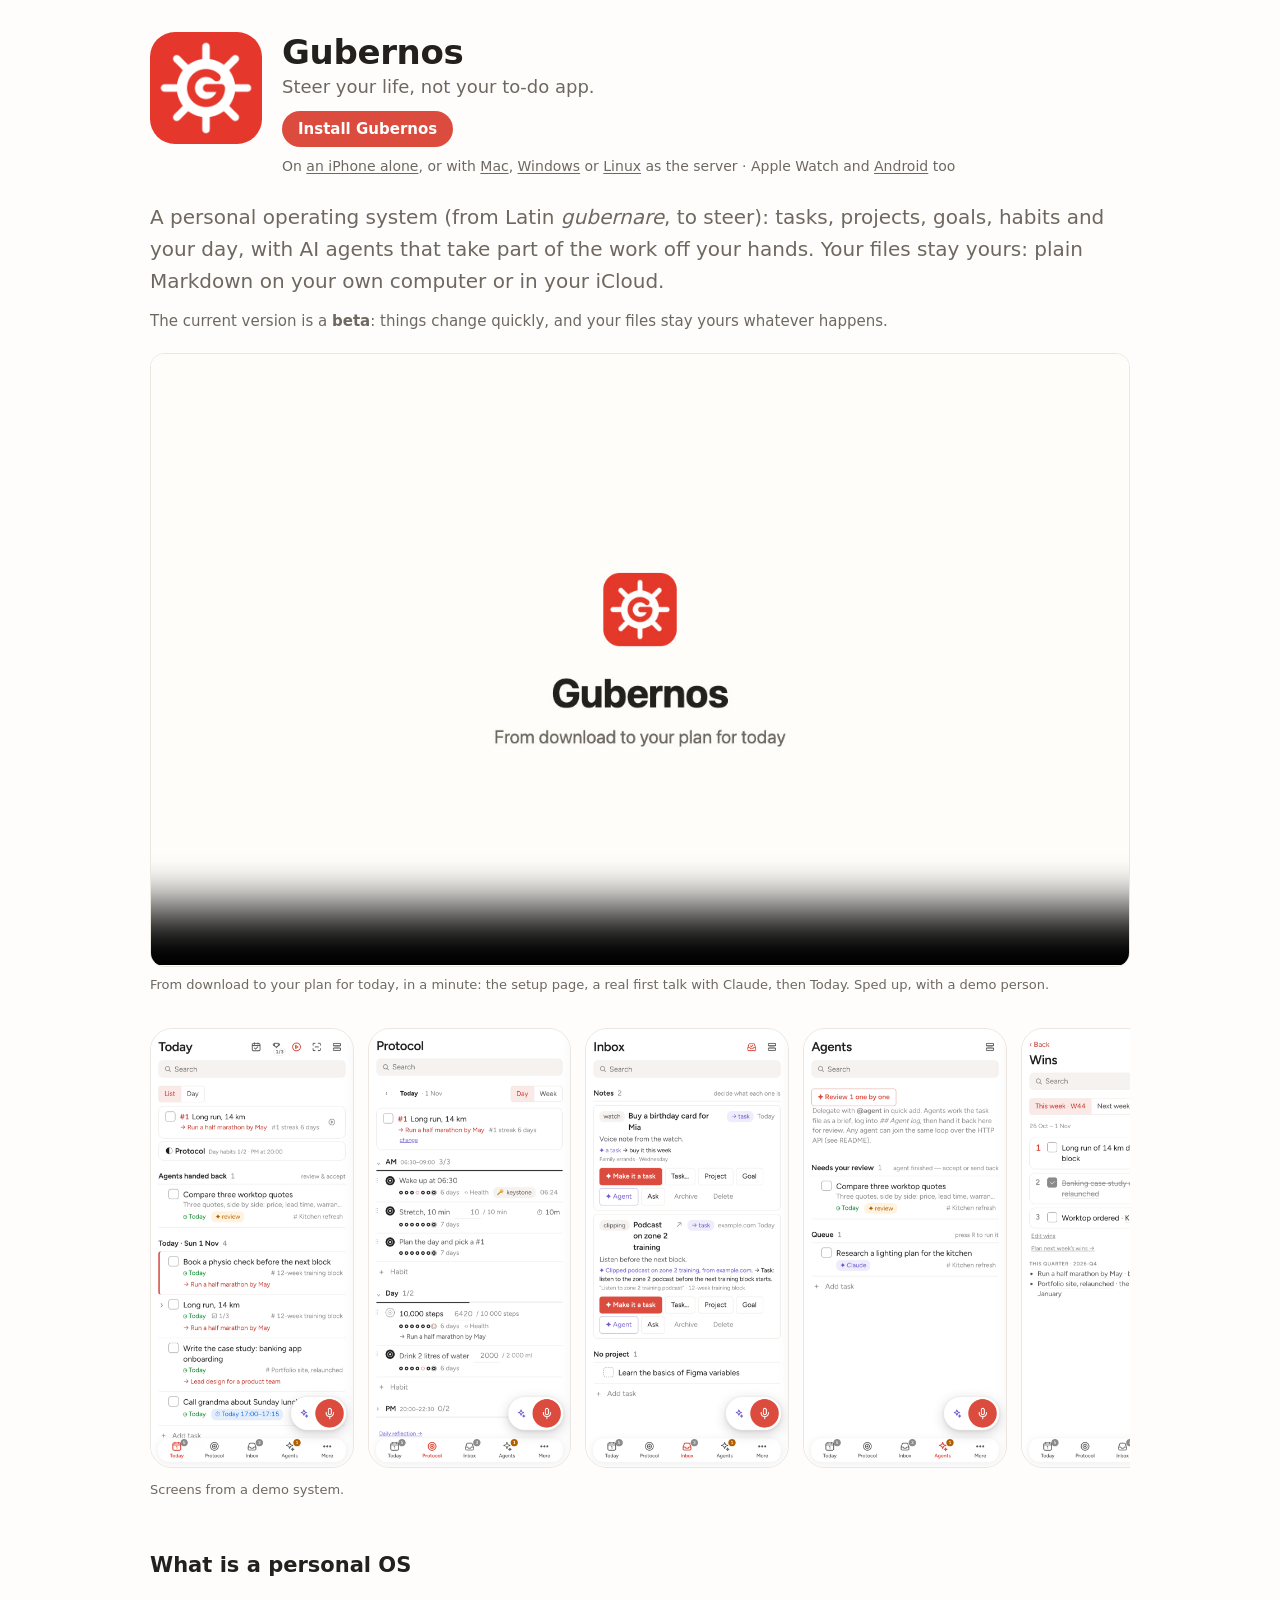
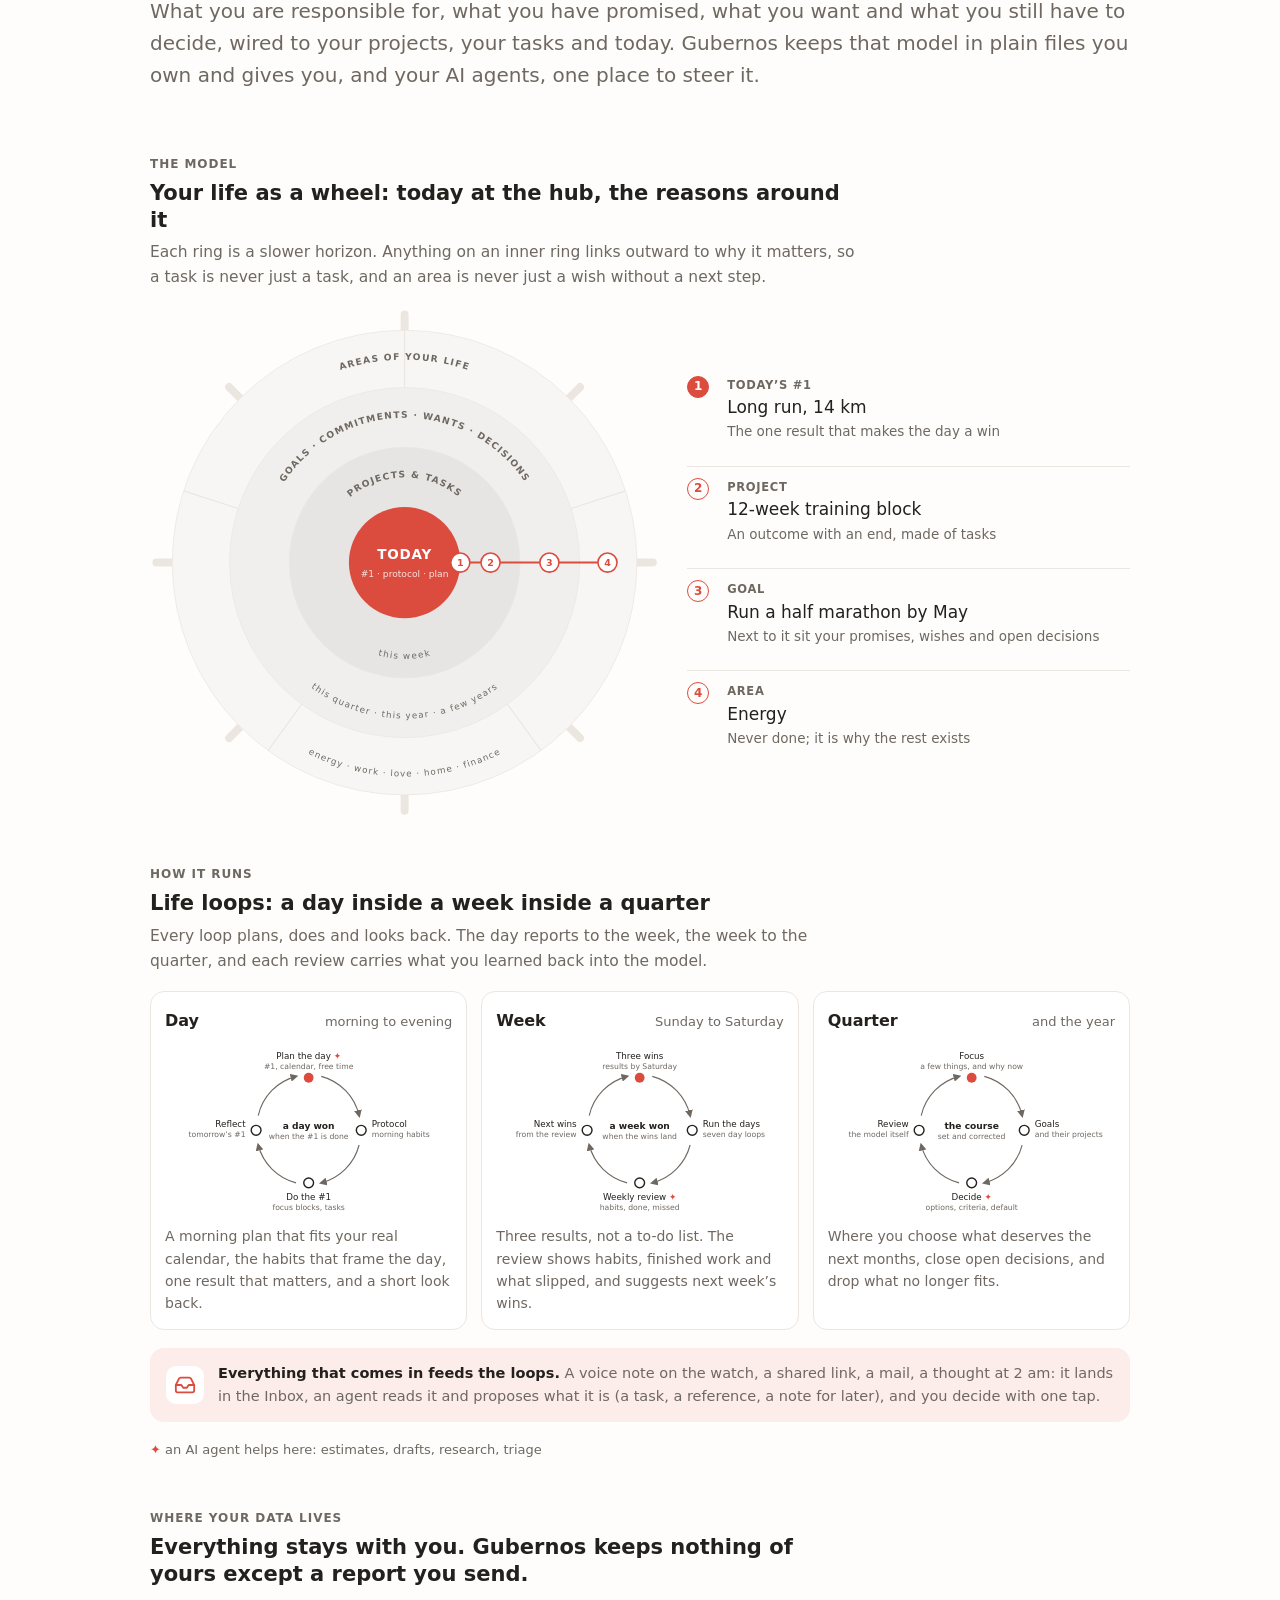
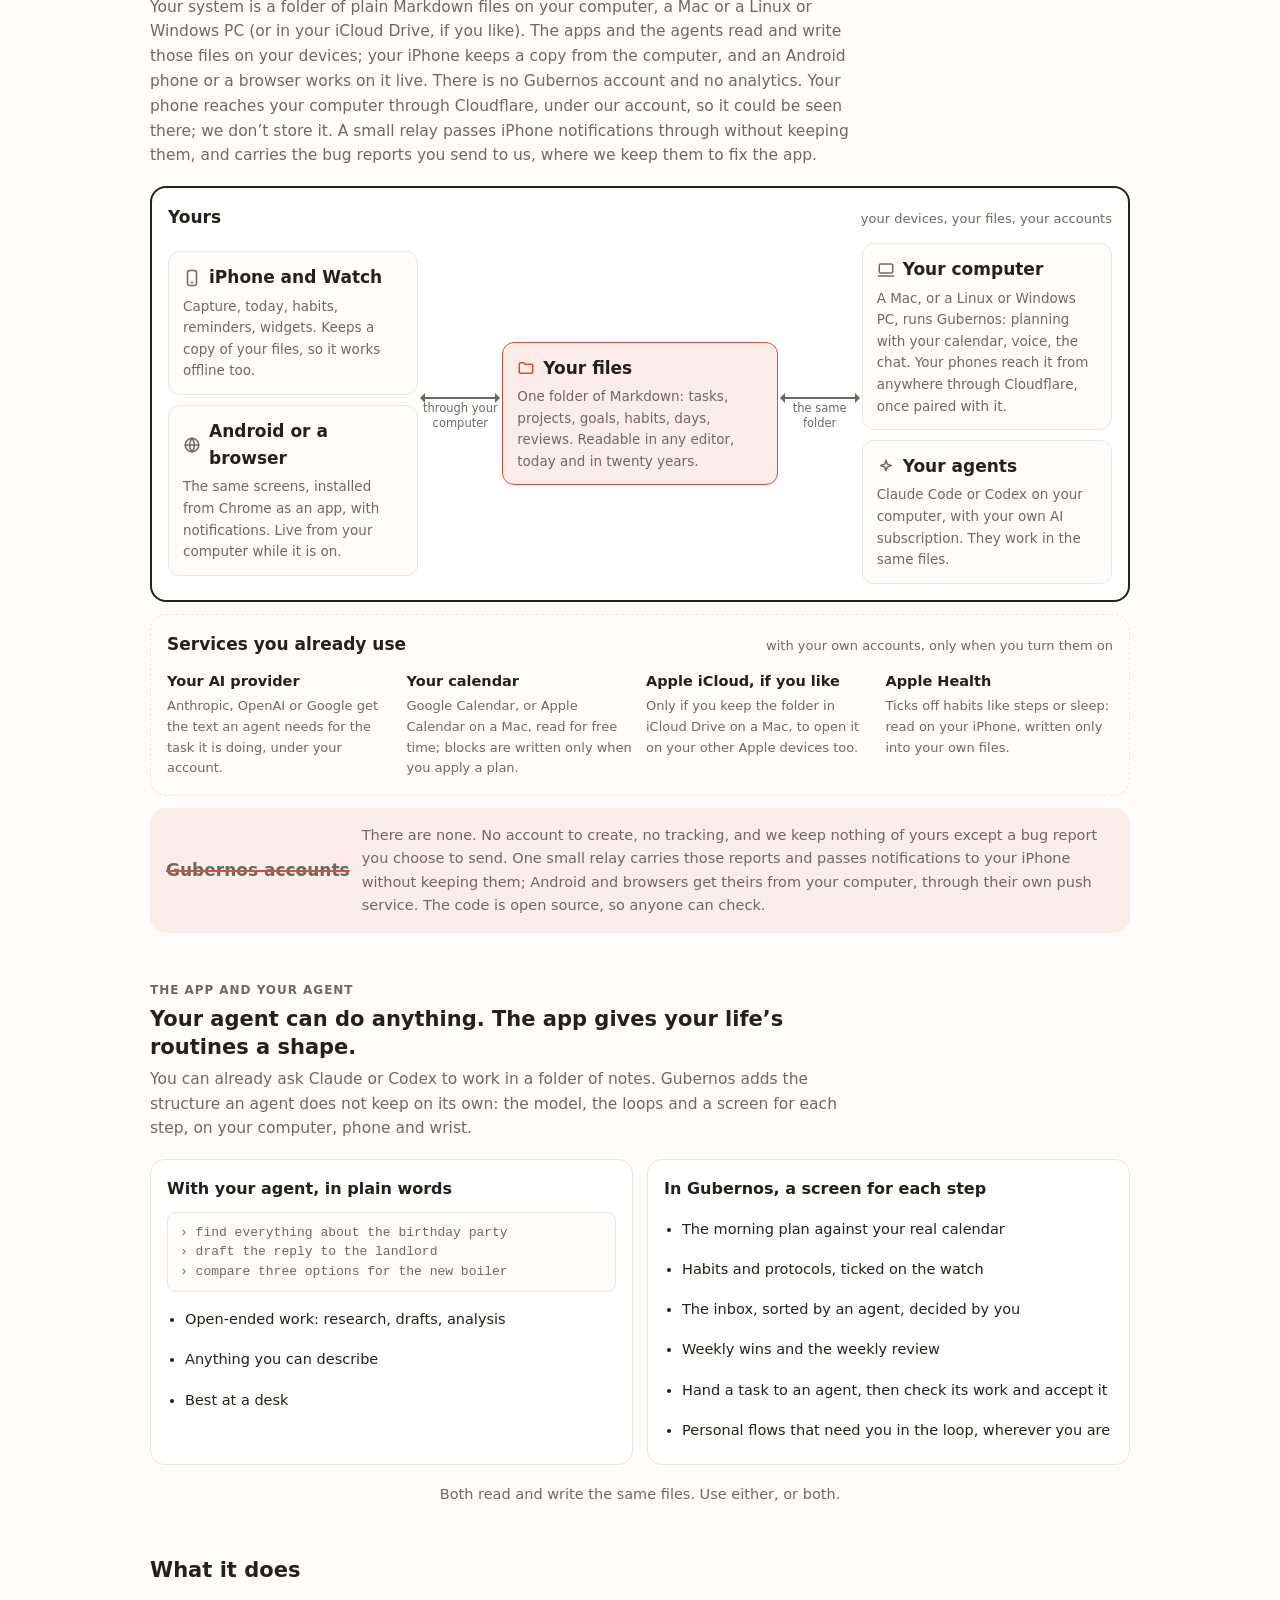
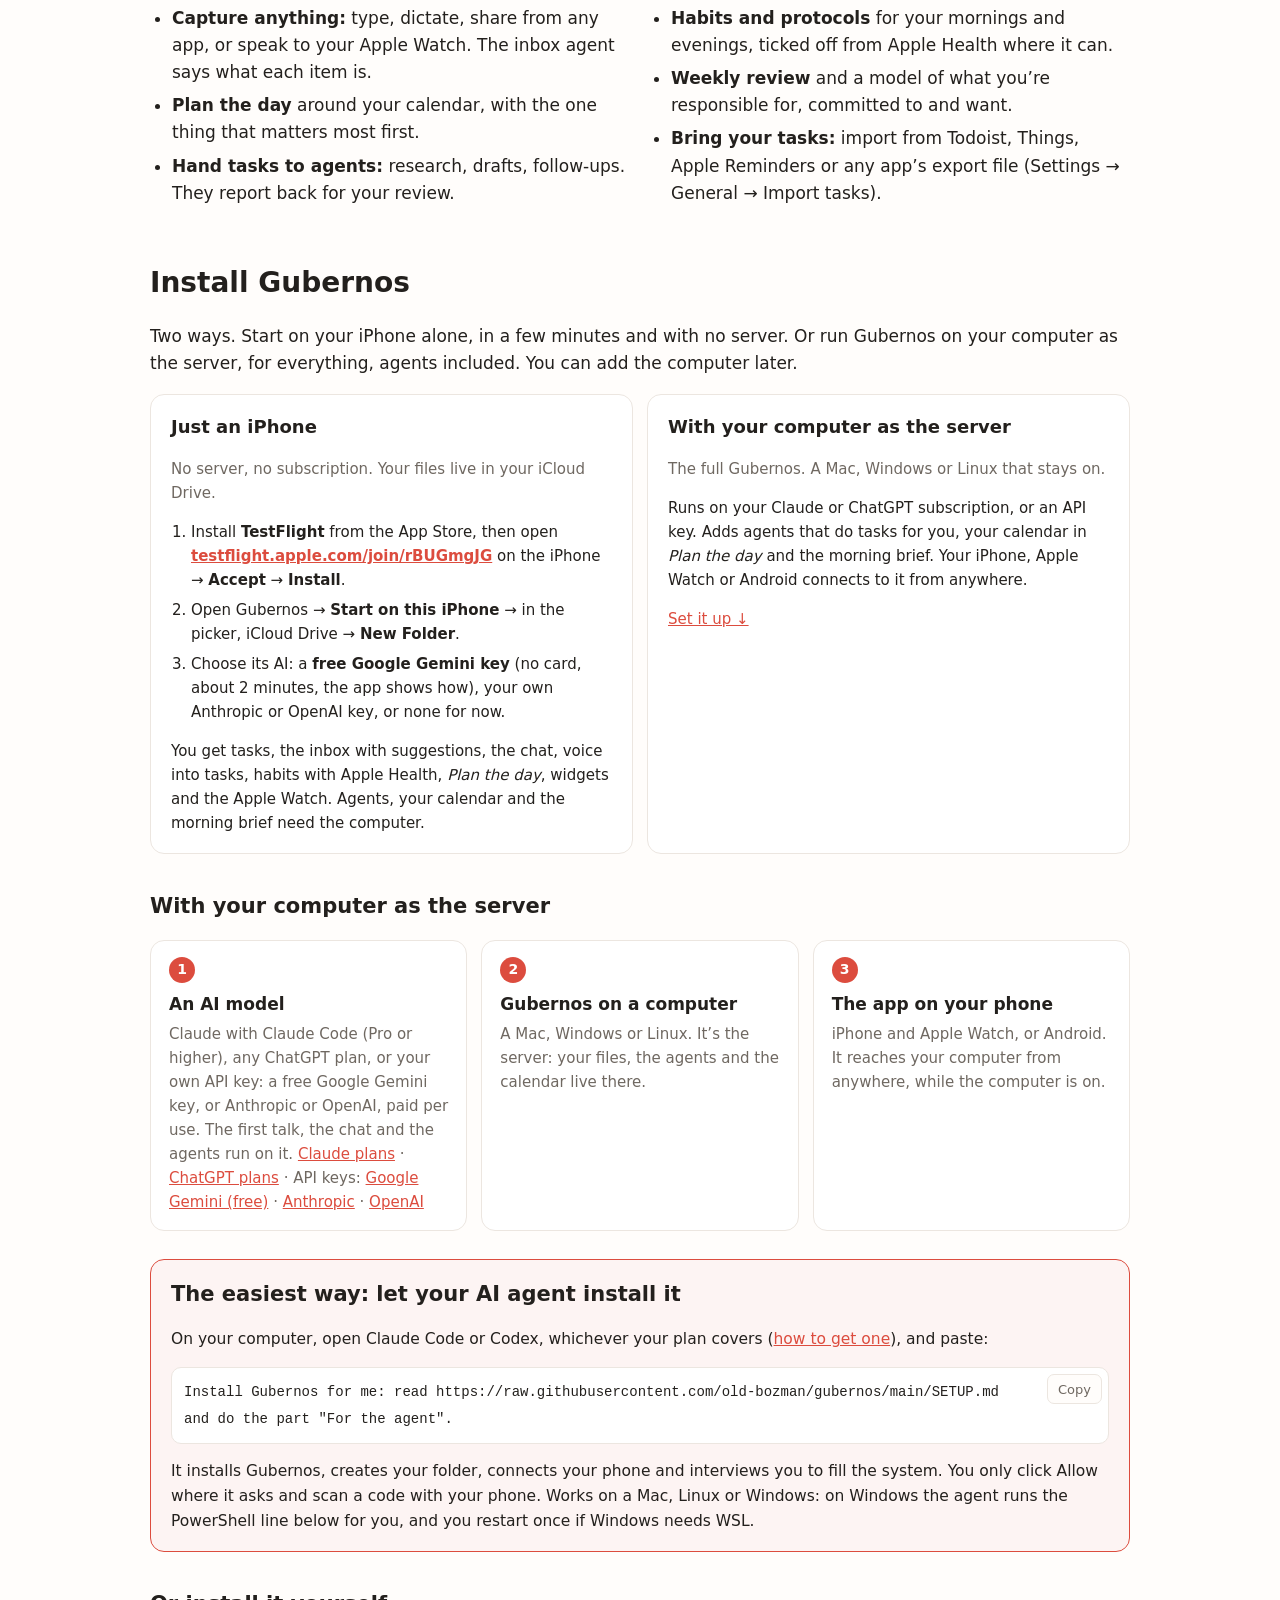
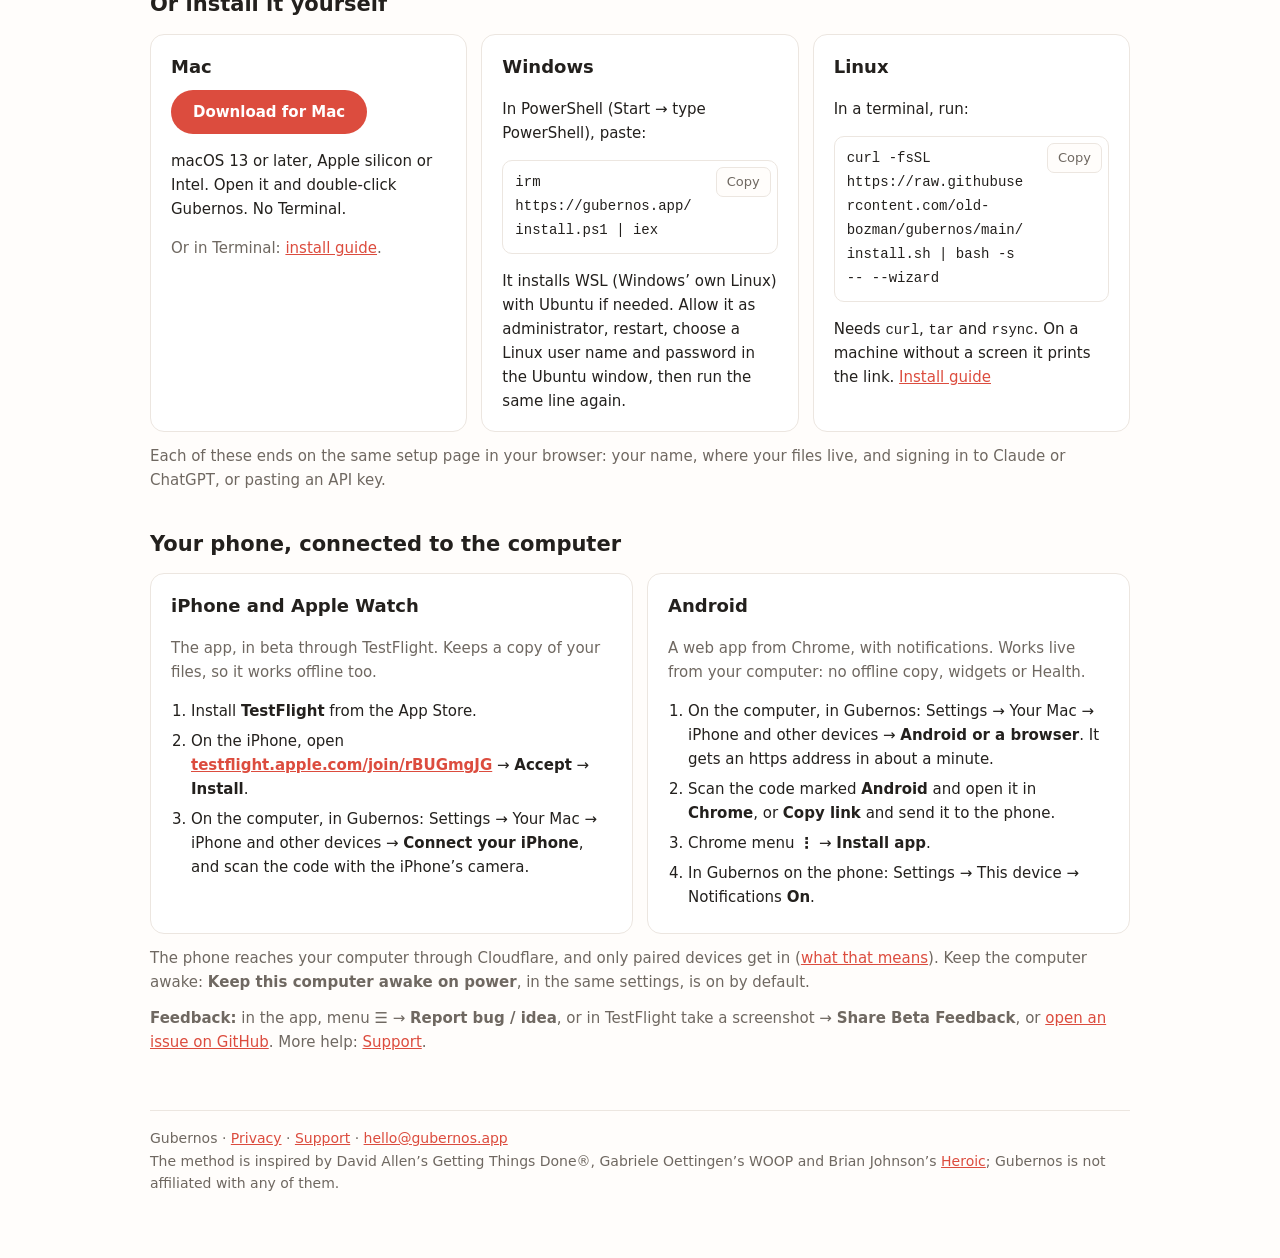
<file: index.html>
<!doctype html>
<html lang="en">
<head>
<meta charset="utf-8">
<meta name="viewport" content="width=device-width, initial-scale=1">
<title>Gubernos: a personal OS with AI agents, over plain Markdown</title>
<meta name="description" content="A personal operating system: habits, tasks, projects, goals and your day in one practice, with an AI that knows why. Free on just an iPhone, or with agents on your own Claude or ChatGPT plan. Plain Markdown files you own. Open source.">
<link rel="canonical" href="https://gubernos.app/">
<meta name="google-site-verification" content="Z9NLgWr-6Ei6jito5v3WeOV6pdFY70tGcfROcwhCueo">
<meta property="og:type" content="website">
<meta property="og:site_name" content="Gubernos">
<meta property="og:url" content="https://gubernos.app/">
<meta property="og:title" content="Gubernos: a personal OS with AI agents, over plain Markdown">
<meta property="og:description" content="A personal operating system: habits, tasks, projects, goals and your day in one practice, with an AI that knows why. Free on just an iPhone, or with agents on your own Claude or ChatGPT plan. Plain Markdown files you own. Open source.">
<meta property="og:image" content="https://gubernos.app/og.png">
<meta property="og:image:width" content="1200">
<meta property="og:image:height" content="630">
<meta property="og:image:alt" content="Gubernos: Steer your life, not your to-do app. The Today and Protocol screens on an iPhone.">
<meta name="twitter:card" content="summary_large_image">
<link rel="icon" href="icon.png">
<link rel="stylesheet" href="style.css?v=3">
<script src="copy.js" defer></script>
<link rel="stylesheet" href="concept.css?v=2">
</head>
<body>
<main>
<header class="app">
<img class="app-icon" src="icon-512.png" width="512" height="512" alt="">
<div>
<h1>Gubernos</h1>
<p class="tagline">Steer your life, not your to&#8209;do app.</p>
<p class="app-get"><a class="get" href="#install">Install Gubernos</a><span>On <a href="#iphone-only">an iPhone alone</a>, or with <a href="#mac">Mac</a>, <a href="#windows">Windows</a> or <a href="#linux">Linux</a> as the server · Apple Watch and <a href="#android">Android</a> too</span></p>
</div>
</header>

<p class="lead">A personal operating system (from Latin <em>gubernare</em>, to steer): tasks, projects, goals, habits and your day, with AI agents that take part of the work off your hands. Your files stay yours: plain Markdown on your own computer or in your iCloud.</p>
<p class="beta">The current version is a <strong>beta</strong>: things change quickly, and your files stay yours whatever happens.</p>

<figure class="demo">
<video controls playsinline preload="metadata" poster="demo-poster.jpg" width="1280" height="800" aria-label="Gubernos from download to the plan for today: the setup page, the first talk, then Today."><source src="demo.mp4" type="video/mp4"></video>
<figcaption>From download to your plan for today, in a minute: the setup page, a real first talk with Claude, then Today. Sped up, with a demo person.</figcaption>
</figure>

<section class="gallery" tabindex="0" aria-label="Screens from the app. Scroll sideways for more.">
<img src="shots/iphone-today.png" width="720" height="1564" alt="The Today screen: the day’s #1, an agent’s work to review, and today’s tasks, each linked to its goal.">
<img src="shots/iphone-protocol.png" width="720" height="1564" alt="The Protocol screen: morning and day habits with streaks, some ticked off from Apple Health.">
<img src="shots/iphone-inbox.png" width="720" height="1564" alt="The Inbox screen: a voice note and a clipped link, each with an agent’s proposal of what it is.">
<img src="shots/iphone-agents.png" width="720" height="1564" alt="The Agents screen: one task waiting for review and one in the queue.">
<img src="shots/iphone-wins.png" width="720" height="1564" alt="The Wins screen: this week’s three results and the quarter’s focus.">
<img class="watch" src="shots/watch-protocol.png" width="416" height="496" alt="The Apple Watch app: today’s habits, with one ticked off.">
<img class="mac" src="shots/mac-protocol.png" width="1960" height="1225" alt="Gubernos for Mac: the Protocol screen in a wide layout with a sidebar.">
</section>
<p class="gallery-note">Screens from a demo system.</p>

<!-- concept:start (scripts/build-concept.mjs) -->
<section class="concept wide">
<h2>What is a personal OS</h2>
<p class="lead">What you are responsible for, what you have promised, what you want and what you still have to decide, wired to your projects, your tasks and today. Gubernos keeps that model in plain files you own and gives you, and your AI agents, one place to steer it.</p>
<div class="cpt">
  <section class="cpt-sec"><div class="cpt-head"><div class="cpt-eyebrow">The model</div><h3>Your life as a wheel: today at the hub, the reasons around it</h3><p>Each ring is a slower horizon. Anything on an inner ring links outward to why it matters, so a task is never just a task, and an area is never just a wish without a next step.</p></div><div class="cpt-wheel"><svg viewBox="0 0 640 640" role="img" aria-label="Four rings: today at the centre, then projects and tasks, then goals, commitments, wants and decisions, then the areas of your life. One line runs from today out to an area.">
  <defs><path id="cw-t2" d="M213 320 A107 107 0 0 1 427 320"/><path id="cw-t3" d="M138 320 A182 182 0 0 1 502 320"/><path id="cw-t4" d="M65 320 A255 255 0 0 1 575 320"/><path id="cw-b2" d="M209 320 A111 111 0 0 0 431 320"/><path id="cw-b3" d="M134 320 A186 186 0 0 0 506 320"/><path id="cw-b4" d="M61 320 A259 259 0 0 0 579 320"/></defs>
  <path d="M612 320H632M526.5 526.5L540.6 540.6M320 612V632M113.5 526.5L99.4 540.6M28 320H8M113.5 113.5L99.4 99.4M320 28V8M526.5 113.5L540.6 99.4" style="stroke:var(--c-line)" stroke-width="10" stroke-linecap="round"/>
  <circle cx="320" cy="320" r="292" style="fill:var(--c-r1);stroke:var(--c-line)"/>
  <circle cx="320" cy="320" r="220" style="fill:var(--c-r2);stroke:var(--c-line)"/>
  <circle cx="320" cy="320" r="145" style="fill:var(--c-r3);stroke:var(--c-line)"/>
  <circle cx="320" cy="320" r="70" style="fill:var(--c-acc)"/>
  <path d="M320 100V28M529.2 252L597.7 229.8M449.3 498L491.6 556.2M190.7 498L148.4 556.2M110.8 252L42.3 229.8" style="stroke:var(--c-line)" stroke-width="1.5"/>
  <text class="cw-rt" text-anchor="middle"><textPath href="#cw-t2" startOffset="50%">PROJECTS &amp; TASKS</textPath></text>
  <text class="cw-rt" text-anchor="middle"><textPath href="#cw-t3" startOffset="50%">GOALS · COMMITMENTS · WANTS · DECISIONS</textPath></text>
  <text class="cw-rt" text-anchor="middle"><textPath href="#cw-t4" startOffset="50%">AREAS OF YOUR LIFE</textPath></text>
  <text class="cw-rs" text-anchor="middle" dy="10"><textPath href="#cw-b2" startOffset="50%">this week</textPath></text>
  <text class="cw-rs" text-anchor="middle" dy="10"><textPath href="#cw-b3" startOffset="50%">this quarter · this year · a few years</textPath></text>
  <text class="cw-rs" text-anchor="middle" dy="10"><textPath href="#cw-b4" startOffset="50%">energy · work · love · home · finance</textPath></text>
  <text class="cw-hub" x="320" y="316" text-anchor="middle">TODAY</text>
  <text class="cw-hub2" x="320" y="338" text-anchor="middle">#1 · protocol · plan</text>
  <path d="M372 320H575" style="stroke:var(--c-acc)" stroke-width="2.5"/>
  <circle cx="390" cy="320" r="12" style="fill:var(--c-on);stroke:var(--c-acc)" stroke-width="2"/><text class="cw-n" x="390" y="324.5" text-anchor="middle">1</text><circle cx="428" cy="320" r="12" style="fill:var(--c-surface);stroke:var(--c-acc)" stroke-width="2"/><text class="cw-n" x="428" y="324.5" text-anchor="middle">2</text><circle cx="502" cy="320" r="12" style="fill:var(--c-surface);stroke:var(--c-acc)" stroke-width="2"/><text class="cw-n" x="502" y="324.5" text-anchor="middle">3</text><circle cx="575" cy="320" r="12" style="fill:var(--c-surface);stroke:var(--c-acc)" stroke-width="2"/><text class="cw-n" x="575" y="324.5" text-anchor="middle">4</text>
</svg><ol class="cpt-chain" aria-label="One line from today to why"><li><span class="n">1</span><div><div class="k">Today’s #1</div><div class="v">Long run, 14 km</div><div class="h">The one result that makes the day a win</div></div></li><li><span class="n">2</span><div><div class="k">Project</div><div class="v">12-week training block</div><div class="h">An outcome with an end, made of tasks</div></div></li><li><span class="n">3</span><div><div class="k">Goal</div><div class="v">Run a half marathon by May</div><div class="h">Next to it sit your promises, wishes and open decisions</div></div></li><li><span class="n">4</span><div><div class="k">Area</div><div class="v">Energy</div><div class="h">Never done; it is why the rest exists</div></div></li></ol></div></section>
  <section class="cpt-sec"><div class="cpt-head"><div class="cpt-eyebrow">How it runs</div><h3>Life loops: a day inside a week inside a quarter</h3><p>Every loop plans, does and looks back. The day reports to the week, the week to the quarter, and each review carries what you learned back into the model.</p></div><div class="cpt-loops"><div class="cpt-loop"><div class="cad"><b>Day</b><span>morning to evening</span></div><svg viewBox="-55 0 410 250" role="img" aria-label="Day loop: Plan the day, Protocol, Do the #1, Reflect."><defs><marker id="cl-ar" viewBox="0 0 10 10" refX="7" refY="5" markerWidth="7" markerHeight="7" orient="auto-start-reverse"><path d="M0 0L10 5L0 10z" style="fill:var(--c-muted)"/></marker></defs><g fill="none" style="stroke:var(--c-muted)" stroke-width="1.6" marker-end="url(#cl-ar)">
      <path d="M168 49A75 75 0 0 1 222 105"/><path d="M222 147A75 75 0 0 1 168 201"/><path d="M132 201A75 75 0 0 1 78 147"/><path d="M78 105A75 75 0 0 1 132 49"/></g>
    <circle cx="150" cy="51" r="7" style="fill:var(--c-acc)" stroke-width="2"/><circle cx="225" cy="126" r="7" style="fill:var(--c-surface);stroke:var(--c-ink)" stroke-width="2"/><circle cx="150" cy="201" r="7" style="fill:var(--c-surface);stroke:var(--c-ink)" stroke-width="2"/><circle cx="75" cy="126" r="7" style="fill:var(--c-surface);stroke:var(--c-ink)" stroke-width="2"/>
    <text class="cl-t" x="150" y="24" text-anchor="middle">Plan the day <tspan class="cl-ag">✦</tspan></text><text class="cl-s" x="150" y="38" text-anchor="middle">#1, calendar, free time</text>
    <text class="cl-t" x="240" y="122">Protocol</text><text class="cl-s" x="240" y="136">morning habits</text>
    <text class="cl-t" x="150" y="226" text-anchor="middle">Do the #1</text><text class="cl-s" x="150" y="240" text-anchor="middle">focus blocks, tasks</text>
    <text class="cl-t" x="60" y="122" text-anchor="end">Reflect</text><text class="cl-s" x="60" y="136" text-anchor="end">tomorrow’s #1</text>
    <text class="cl-mt" x="150" y="124" text-anchor="middle">a day won</text><text class="cl-s" x="150" y="139" text-anchor="middle">when the #1 is done</text></svg><p>A morning plan that fits your real calendar, the habits that frame the day, one result that matters, and a short look back.</p></div><div class="cpt-loop"><div class="cad"><b>Week</b><span>Sunday to Saturday</span></div><svg viewBox="-55 0 410 250" role="img" aria-label="Week loop: Three wins, Run the days, Weekly review, Next wins."><defs><marker id="cl-ar" viewBox="0 0 10 10" refX="7" refY="5" markerWidth="7" markerHeight="7" orient="auto-start-reverse"><path d="M0 0L10 5L0 10z" style="fill:var(--c-muted)"/></marker></defs><g fill="none" style="stroke:var(--c-muted)" stroke-width="1.6" marker-end="url(#cl-ar)">
      <path d="M168 49A75 75 0 0 1 222 105"/><path d="M222 147A75 75 0 0 1 168 201"/><path d="M132 201A75 75 0 0 1 78 147"/><path d="M78 105A75 75 0 0 1 132 49"/></g>
    <circle cx="150" cy="51" r="7" style="fill:var(--c-acc)" stroke-width="2"/><circle cx="225" cy="126" r="7" style="fill:var(--c-surface);stroke:var(--c-ink)" stroke-width="2"/><circle cx="150" cy="201" r="7" style="fill:var(--c-surface);stroke:var(--c-ink)" stroke-width="2"/><circle cx="75" cy="126" r="7" style="fill:var(--c-surface);stroke:var(--c-ink)" stroke-width="2"/>
    <text class="cl-t" x="150" y="24" text-anchor="middle">Three wins</text><text class="cl-s" x="150" y="38" text-anchor="middle">results by Saturday</text>
    <text class="cl-t" x="240" y="122">Run the days</text><text class="cl-s" x="240" y="136">seven day loops</text>
    <text class="cl-t" x="150" y="226" text-anchor="middle">Weekly review <tspan class="cl-ag">✦</tspan></text><text class="cl-s" x="150" y="240" text-anchor="middle">habits, done, missed</text>
    <text class="cl-t" x="60" y="122" text-anchor="end">Next wins</text><text class="cl-s" x="60" y="136" text-anchor="end">from the review</text>
    <text class="cl-mt" x="150" y="124" text-anchor="middle">a week won</text><text class="cl-s" x="150" y="139" text-anchor="middle">when the wins land</text></svg><p>Three results, not a to-do list. The review shows habits, finished work and what slipped, and suggests next week’s wins.</p></div><div class="cpt-loop"><div class="cad"><b>Quarter</b><span>and the year</span></div><svg viewBox="-55 0 410 250" role="img" aria-label="Quarter loop: Focus, Goals, Decide, Review."><defs><marker id="cl-ar" viewBox="0 0 10 10" refX="7" refY="5" markerWidth="7" markerHeight="7" orient="auto-start-reverse"><path d="M0 0L10 5L0 10z" style="fill:var(--c-muted)"/></marker></defs><g fill="none" style="stroke:var(--c-muted)" stroke-width="1.6" marker-end="url(#cl-ar)">
      <path d="M168 49A75 75 0 0 1 222 105"/><path d="M222 147A75 75 0 0 1 168 201"/><path d="M132 201A75 75 0 0 1 78 147"/><path d="M78 105A75 75 0 0 1 132 49"/></g>
    <circle cx="150" cy="51" r="7" style="fill:var(--c-acc)" stroke-width="2"/><circle cx="225" cy="126" r="7" style="fill:var(--c-surface);stroke:var(--c-ink)" stroke-width="2"/><circle cx="150" cy="201" r="7" style="fill:var(--c-surface);stroke:var(--c-ink)" stroke-width="2"/><circle cx="75" cy="126" r="7" style="fill:var(--c-surface);stroke:var(--c-ink)" stroke-width="2"/>
    <text class="cl-t" x="150" y="24" text-anchor="middle">Focus</text><text class="cl-s" x="150" y="38" text-anchor="middle">a few things, and why now</text>
    <text class="cl-t" x="240" y="122">Goals</text><text class="cl-s" x="240" y="136">and their projects</text>
    <text class="cl-t" x="150" y="226" text-anchor="middle">Decide <tspan class="cl-ag">✦</tspan></text><text class="cl-s" x="150" y="240" text-anchor="middle">options, criteria, default</text>
    <text class="cl-t" x="60" y="122" text-anchor="end">Review</text><text class="cl-s" x="60" y="136" text-anchor="end">the model itself</text>
    <text class="cl-mt" x="150" y="124" text-anchor="middle">the course</text><text class="cl-s" x="150" y="139" text-anchor="middle">set and corrected</text></svg><p>Where you choose what deserves the next months, close open decisions, and drop what no longer fits.</p></div></div><div class="cpt-capture"><div class="ic"><svg width="22" height="22" viewBox="0 0 24 24" fill="none" stroke="currentColor" stroke-width="2" stroke-linecap="round" stroke-linejoin="round" aria-hidden="true"><path d="M22 12h-6l-2 3h-4l-2-3H2"/><path d="M5.45 5.11 2 12v6a2 2 0 0 0 2 2h16a2 2 0 0 0 2-2v-6l-3.45-6.89A2 2 0 0 0 16.76 4H7.24a2 2 0 0 0-1.79 1.11z"/></svg></div>
  <p><b>Everything that comes in feeds the loops.</b> A voice note on the watch, a shared link, a mail, a thought at 2 am: it lands in the Inbox, an agent reads it and proposes what it is (a task, a reference, a note for later), and you decide with one tap.</p></div><div class="cpt-legend"><span><span style="color:var(--c-acc)">✦</span> an AI agent helps here: estimates, drafts, research, triage</span></div></section>
  <section class="cpt-sec"><div class="cpt-head"><div class="cpt-eyebrow">Where your data lives</div><h3>Everything stays with you. Gubernos keeps nothing of yours except a report you send.</h3><p>Your system is a folder of plain Markdown files on your computer, a Mac or a Linux or Windows PC (or in your iCloud Drive, if you like). The apps and the agents read and write those files on your devices; your iPhone keeps a copy from the computer, and an Android phone or a browser works on it live. There is no Gubernos account and no analytics. Your phone reaches your computer through Cloudflare, under our account, so it could be seen there; we don’t store it. A small relay passes iPhone notifications through without keeping them, and carries the bug reports you send to us, where we keep them to fix the app.</p></div><div class="cpt-arch">
  <div class="cpt-zone cpt-yours"><div class="zl"><b>Yours</b><span>your devices, your files, your accounts</span></div>
    <div class="cpt-map">
      <div class="cpt-stack"><div class="cpt-box "><div class="bt"><svg viewBox="0 0 24 24" aria-hidden="true"><rect x="6" y="2" width="12" height="20" rx="3"/><path d="M11 18h2"/></svg>iPhone and Watch</div><p>Capture, today, habits, reminders, widgets. Keeps a copy of your files, so it works offline too.</p></div>
        <div class="cpt-box "><div class="bt"><svg viewBox="0 0 24 24" aria-hidden="true"><circle cx="12" cy="12" r="9"/><path d="M3 12h18"/><path d="M12 3a14 14 0 0 1 0 18a14 14 0 0 1 0-18z"/></svg>Android or a browser</div><p>The same screens, installed from Chrome as an app, with notifications. Live from your computer while it is on.</p></div></div>
      <div class="cpt-link"><div class="ln"></div><span>through your<br>computer</span></div>
      <div class="cpt-box files"><div class="bt"><svg viewBox="0 0 24 24" aria-hidden="true"><path d="M3 7a2 2 0 0 1 2-2h4l2 2h8a2 2 0 0 1 2 2v8a2 2 0 0 1-2 2H5a2 2 0 0 1-2-2z"/></svg>Your files</div><p>One folder of Markdown: tasks, projects, goals, habits, days, reviews. Readable in any editor, today and in twenty years.</p></div>
      <div class="cpt-link"><div class="ln"></div><span>the same<br>folder</span></div>
      <div class="cpt-stack"><div class="cpt-box "><div class="bt"><svg viewBox="0 0 24 24" aria-hidden="true"><rect x="3" y="4" width="18" height="12" rx="2"/><path d="M2 20h20"/></svg>Your computer</div><p>A Mac, or a Linux or Windows PC, runs Gubernos: planning with your calendar, voice, the chat. Your phones reach it from anywhere through Cloudflare, once paired with it.</p></div>
        <div class="cpt-box "><div class="bt"><svg viewBox="0 0 24 24" aria-hidden="true"><path d="M12 3l1.8 5.2L19 10l-5.2 1.8L12 17l-1.8-5.2L5 10l5.2-1.8z"/></svg>Your agents</div><p>Claude Code or Codex on your computer, with your own AI subscription. They work in the same files.</p></div></div>
    </div></div>
  <div class="cpt-zone cpt-theirs"><div class="zl"><b>Services you already use</b><span>with your own accounts, only when you turn them on</span></div>
    <div class="cpt-svc">
      <div><b>Your AI provider</b><span>Anthropic, OpenAI or Google get the text an agent needs for the task it is doing, under your account.</span></div>
      <div><b>Your calendar</b><span>Google Calendar, or Apple Calendar on a Mac, read for free time; blocks are written only when you apply a plan.</span></div>
      <div><b>Apple iCloud, if you like</b><span>Only if you keep the folder in iCloud Drive on a Mac, to open it on your other Apple devices too.</span></div>
      <div><b>Apple Health</b><span>Ticks off habits like steps or sleep: read on your iPhone, written only into your own files.</span></div>
    </div></div>
  <div class="cpt-zone cpt-none"><span class="x">Gubernos accounts</span><p>There are none. No account to create, no tracking, and we keep nothing of yours except a bug report you choose to send. One small relay carries those reports and passes notifications to your iPhone without keeping them; Android and browsers get theirs from your computer, through their own push service. The code is open source, so anyone can check.</p></div>
</div></section>
  <section class="cpt-sec"><div class="cpt-head"><div class="cpt-eyebrow">The app and your agent</div><h3>Your agent can do anything. The app gives your life’s routines a shape.</h3><p>You can already ask Claude or Codex to work in a folder of notes. Gubernos adds the structure an agent does not keep on its own: the model, the loops and a screen for each step, on your computer, phone and wrist.</p></div><div class="cpt-duo">
  <div><h3>With your agent, in plain words</h3><div class="cpt-term">› find everything about the birthday party
› draft the reply to the landlord
› compare three options for the new boiler</div>
    <ul><li>Open-ended work: research, drafts, analysis</li><li>Anything you can describe</li><li>Best at a desk</li></ul></div>
  <div><h3>In Gubernos, a screen for each step</h3><ul><li>The morning plan against your real calendar</li><li>Habits and protocols, ticked on the watch</li>
    <li>The inbox, sorted by an agent, decided by you</li><li>Weekly wins and the weekly review</li><li>Hand a task to an agent, then check its work and accept it</li>
    <li>Personal flows that need you in the loop, wherever you are</li></ul></div>
</div><p class="cpt-same">Both read and write the same files. Use either, or both.</p></section>
</div>
</section>
<!-- concept:end -->

<section class="features">
<h2>What it does</h2>
<ul>
<li><strong>Capture anything:</strong> type, dictate, share from any app, or speak to your Apple Watch. The inbox agent says what each item is.</li>
<li><strong>Plan the day</strong> around your calendar, with the one thing that matters most first.</li>
<li><strong>Hand tasks to agents:</strong> research, drafts, follow-ups. They report back for your review.</li>
<li><strong>Habits and protocols</strong> for your mornings and evenings, ticked off from Apple Health where it can.</li>
<li><strong>Weekly review</strong> and a model of what you’re responsible for, committed to and want.</li>
<li><strong>Bring your tasks:</strong> import from Todoist, Things, Apple Reminders or any app’s export file (Settings → General → Import tasks).</li>
</ul>
</section>

<section class="install">
<h2 id="install">Install Gubernos</h2>
<p>Two ways. Start on your iPhone alone, in a few minutes and with no server. Or run Gubernos on your computer as the server, for everything, agents included. You can add the computer later.</p>
<div class="opts two ways">
<div class="opt" id="iphone-only">
<h4>Just an iPhone</h4>
<p class="muted">No server, no subscription. Your files live in your iCloud Drive.</p>
<ol>
<li>Install <strong>TestFlight</strong> from the App Store, then open <a href="https://testflight.apple.com/join/rBUGmgJG"><strong>testflight.apple.com/join/rBUGmgJG</strong></a> on the iPhone → <strong>Accept</strong> → <strong>Install</strong>.</li>
<li>Open Gubernos → <strong>Start on this iPhone</strong> → in the picker, iCloud Drive → <strong>New Folder</strong>.</li>
<li>Choose its AI: a <strong>free Google Gemini key</strong> (no card, about 2 minutes, the app shows how), your own Anthropic or OpenAI key, or none for now.</li>
</ol>
<p>You get tasks, the inbox with suggestions, the chat, voice into tasks, habits with Apple Health, <em>Plan the day</em>, widgets and the Apple Watch. Agents, your calendar and the morning brief need the computer.</p>
</div>
<div class="opt" id="with-computer">
<h4>With your computer as the server</h4>
<p class="muted">The full Gubernos. A Mac, Windows or Linux that stays on.</p>
<p>Runs on your Claude or ChatGPT subscription, or an API key. Adds agents that do tasks for you, your calendar in <em>Plan the day</em> and the morning brief. Your iPhone, Apple Watch or Android connects to it from anywhere.</p>
<p><a href="#computer">Set it up ↓</a></p>
</div>
</div>

<h3 id="computer">With your computer as the server</h3>
<ol class="steps">
<li><b>An AI model</b><span>Claude with Claude Code (Pro or higher), any ChatGPT plan, or your own API key: a free Google Gemini key, or Anthropic or OpenAI, paid per use. The first talk, the chat and the agents run on it. <a href="https://claude.com/pricing">Claude plans</a> · <a href="https://chatgpt.com/pricing">ChatGPT plans</a> · API keys: <a href="https://aistudio.google.com/apikey">Google Gemini (free)</a> · <a href="https://console.anthropic.com/settings/keys">Anthropic</a> · <a href="https://platform.openai.com/api-keys">OpenAI</a></span></li>
<li><b>Gubernos on a computer</b><span>A Mac, Windows or Linux. It’s the server: your files, the agents and the calendar live there.</span></li>
<li><b>The app on your phone</b><span>iPhone and Apple Watch, or Android. It reaches your computer from anywhere, while the computer is on.</span></li>
</ol>

<div class="agent-way">
<h3>The easiest way: let your AI agent install it</h3>
<p>On your computer, open Claude Code or Codex, whichever your plan covers (<a href="https://github.com/old-bozman/gubernos/blob/main/SETUP.md">how to get one</a>), and paste:</p>
<div class="copy"><pre><code>Install Gubernos for me: read https://raw.githubusercontent.com/old-bozman/gubernos/main/SETUP.md and do the part "For the agent".</code></pre><button type="button" hidden>Copy</button></div>
<p>It installs Gubernos, creates your folder, connects your phone and interviews you to fill the system. You only click Allow where it asks and scan a code with your phone. Works on a Mac, Linux or Windows: on Windows the agent runs the PowerShell line below for you, and you restart once if Windows needs WSL.</p>
</div>

<h3>Or install it yourself</h3>
<div class="opts">
<div class="opt" id="mac">
<h4>Mac</h4>
<p class="download"><a class="get" href="https://github.com/old-bozman/gubernos/releases/latest/download/Gubernos.dmg">Download for Mac</a></p>
<p>macOS 13 or later, Apple silicon or Intel. Open it and double-click Gubernos. No Terminal.</p>
<p class="muted">Or in Terminal: <a href="https://github.com/old-bozman/gubernos/blob/main/docs/install.md">install guide</a>.</p>
</div>
<div class="opt" id="windows">
<h4>Windows</h4>
<p>In PowerShell (Start → type PowerShell), paste:</p>
<div class="copy"><pre><code>irm https://gubernos.app/install.ps1 | iex</code></pre><button type="button" hidden>Copy</button></div>
<p>It installs WSL (Windows’ own Linux) with Ubuntu if needed. Allow it as administrator, restart, choose a Linux user name and password in the Ubuntu window, then run the same line again.</p>
</div>
<div class="opt" id="linux">
<h4>Linux</h4>
<p>In a terminal, run:</p>
<div class="copy"><pre><code>curl -fsSL https://raw.githubusercontent.com/old-bozman/gubernos/main/install.sh | bash -s -- --wizard</code></pre><button type="button" hidden>Copy</button></div>
<p>Needs <code>curl</code>, <code>tar</code> and <code>rsync</code>. On a machine without a screen it prints the link. <a href="https://github.com/old-bozman/gubernos/blob/main/docs/install.md#linux-or-windows-in-wsl">Install guide</a></p>
</div>
</div>
<p class="muted">Each of these ends on the same setup page in your browser: your name, where your files live, and signing in to Claude or ChatGPT, or pasting an API key.</p>

<h3>Your phone, connected to the computer</h3>
<div class="opts two">
<div class="opt" id="iphone">
<h4>iPhone and Apple Watch</h4>
<p class="muted">The app, in beta through TestFlight. Keeps a copy of your files, so it works offline too.</p>
<ol>
<li>Install <strong>TestFlight</strong> from the App Store.</li>
<li>On the iPhone, open <a href="https://testflight.apple.com/join/rBUGmgJG"><strong>testflight.apple.com/join/rBUGmgJG</strong></a> → <strong>Accept</strong> → <strong>Install</strong>.</li>
<li>On the computer, in Gubernos: Settings → Your Mac → iPhone and other devices → <strong>Connect your iPhone</strong>, and scan the code with the iPhone’s camera.</li>
</ol>
</div>
<div class="opt" id="android">
<h4>Android</h4>
<p class="muted">A web app from Chrome, with notifications. Works live from your computer: no offline copy, widgets or Health.</p>
<ol>
<li>On the computer, in Gubernos: Settings → Your Mac → iPhone and other devices → <strong>Android or a browser</strong>. It gets an https address in about a minute.</li>
<li>Scan the code marked <strong>Android</strong> and open it in <strong>Chrome</strong>, or <strong>Copy link</strong> and send it to the phone.</li>
<li>Chrome menu <strong>⋮</strong> → <strong>Install app</strong>.</li>
<li>In Gubernos on the phone: Settings → This device → Notifications <strong>On</strong>.</li>
</ol>
</div>
</div>
<p class="muted">The phone reaches your computer through Cloudflare, and only paired devices get in (<a href="privacy.html#phone">what that means</a>). Keep the computer awake: <strong>Keep this computer awake on power</strong>, in the same settings, is on by default.</p>
<p class="muted"><strong>Feedback:</strong> in the app, menu ☰ → <strong>Report bug / idea</strong>, or in TestFlight take a screenshot → <strong>Share Beta Feedback</strong>, or <a href="https://github.com/old-bozman/gubernos/issues">open an issue on GitHub</a>. More help: <a href="support.html">Support</a>.</p>
</section>

<footer>Gubernos · <a href="privacy.html">Privacy</a> · <a href="support.html">Support</a> · <a href="mailto:hello@gubernos.app">hello@gubernos.app</a><br>The method is inspired by David Allen’s Getting Things Done®, Gabriele Oettingen’s WOOP and Brian Johnson’s <a href="https://www.heroic.us">Heroic</a>; Gubernos is not affiliated with any of them.</footer>
</main>
</body>
</html>
</file>
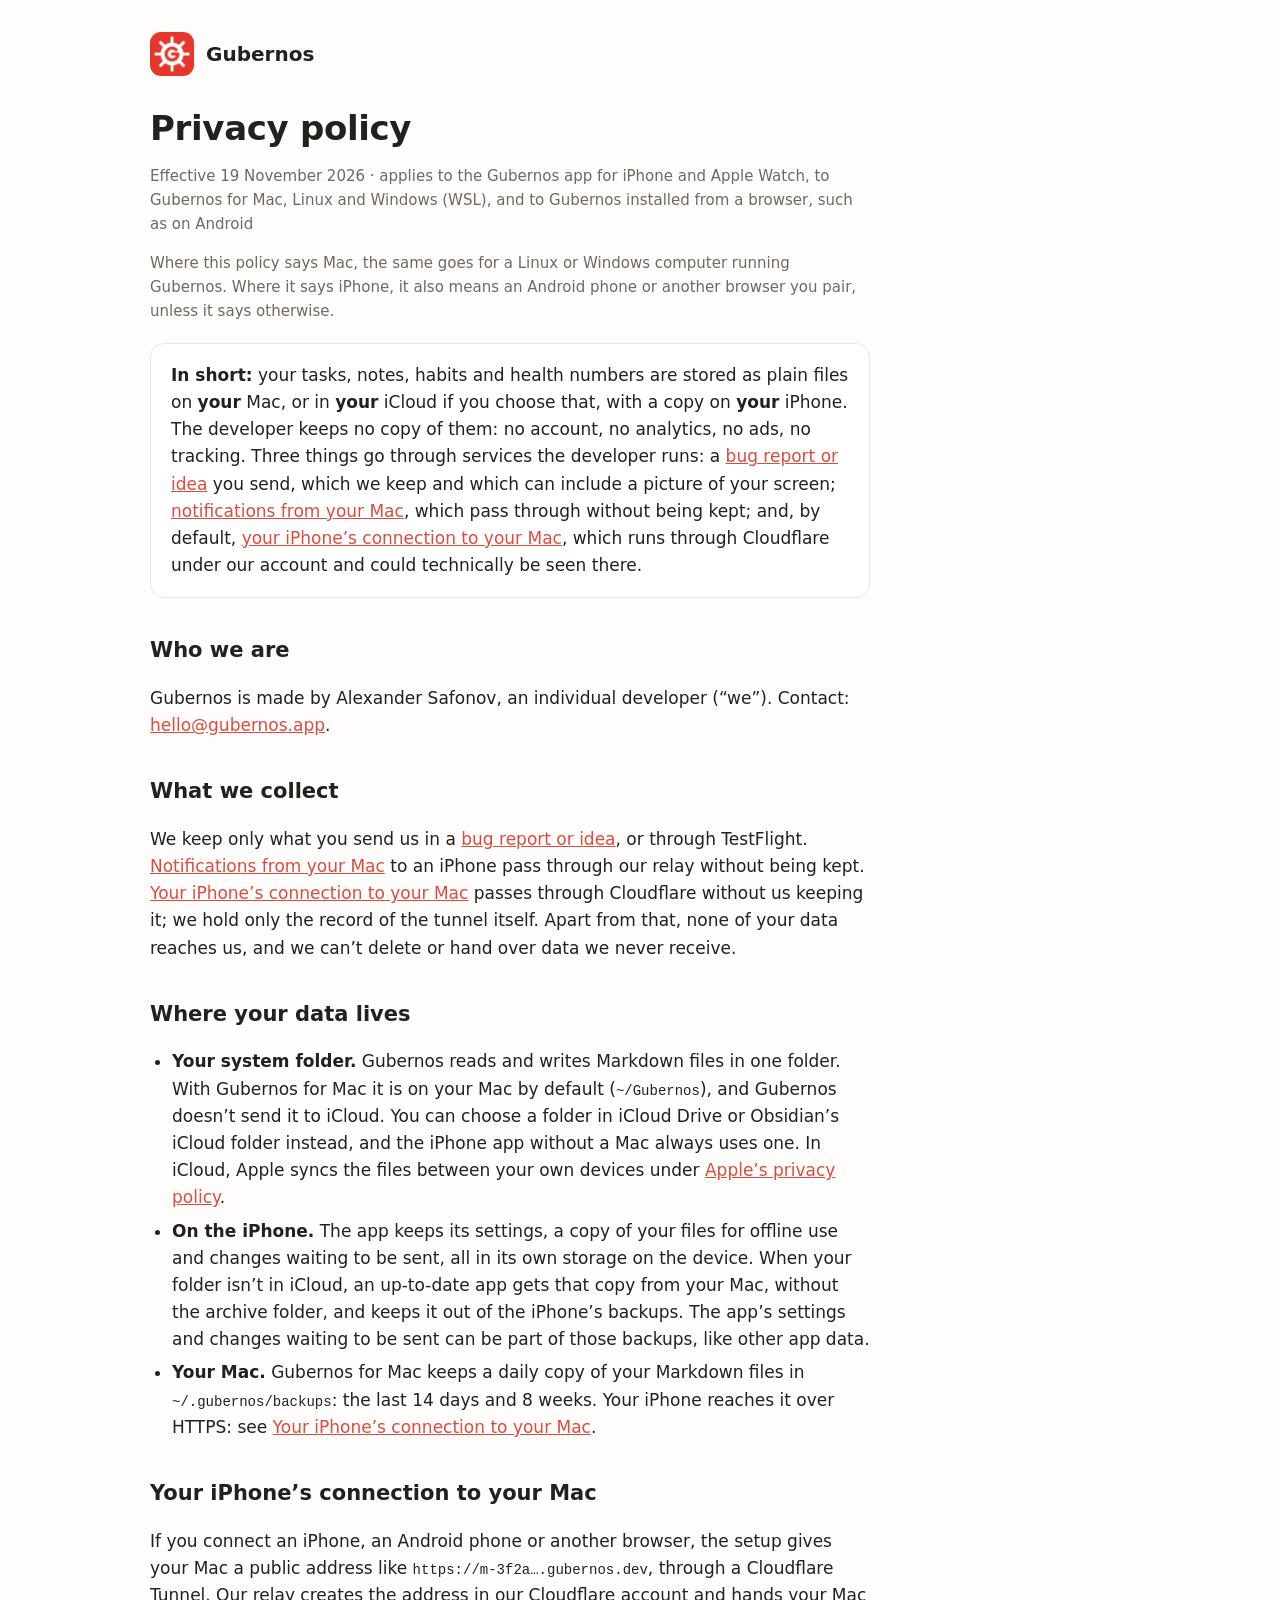
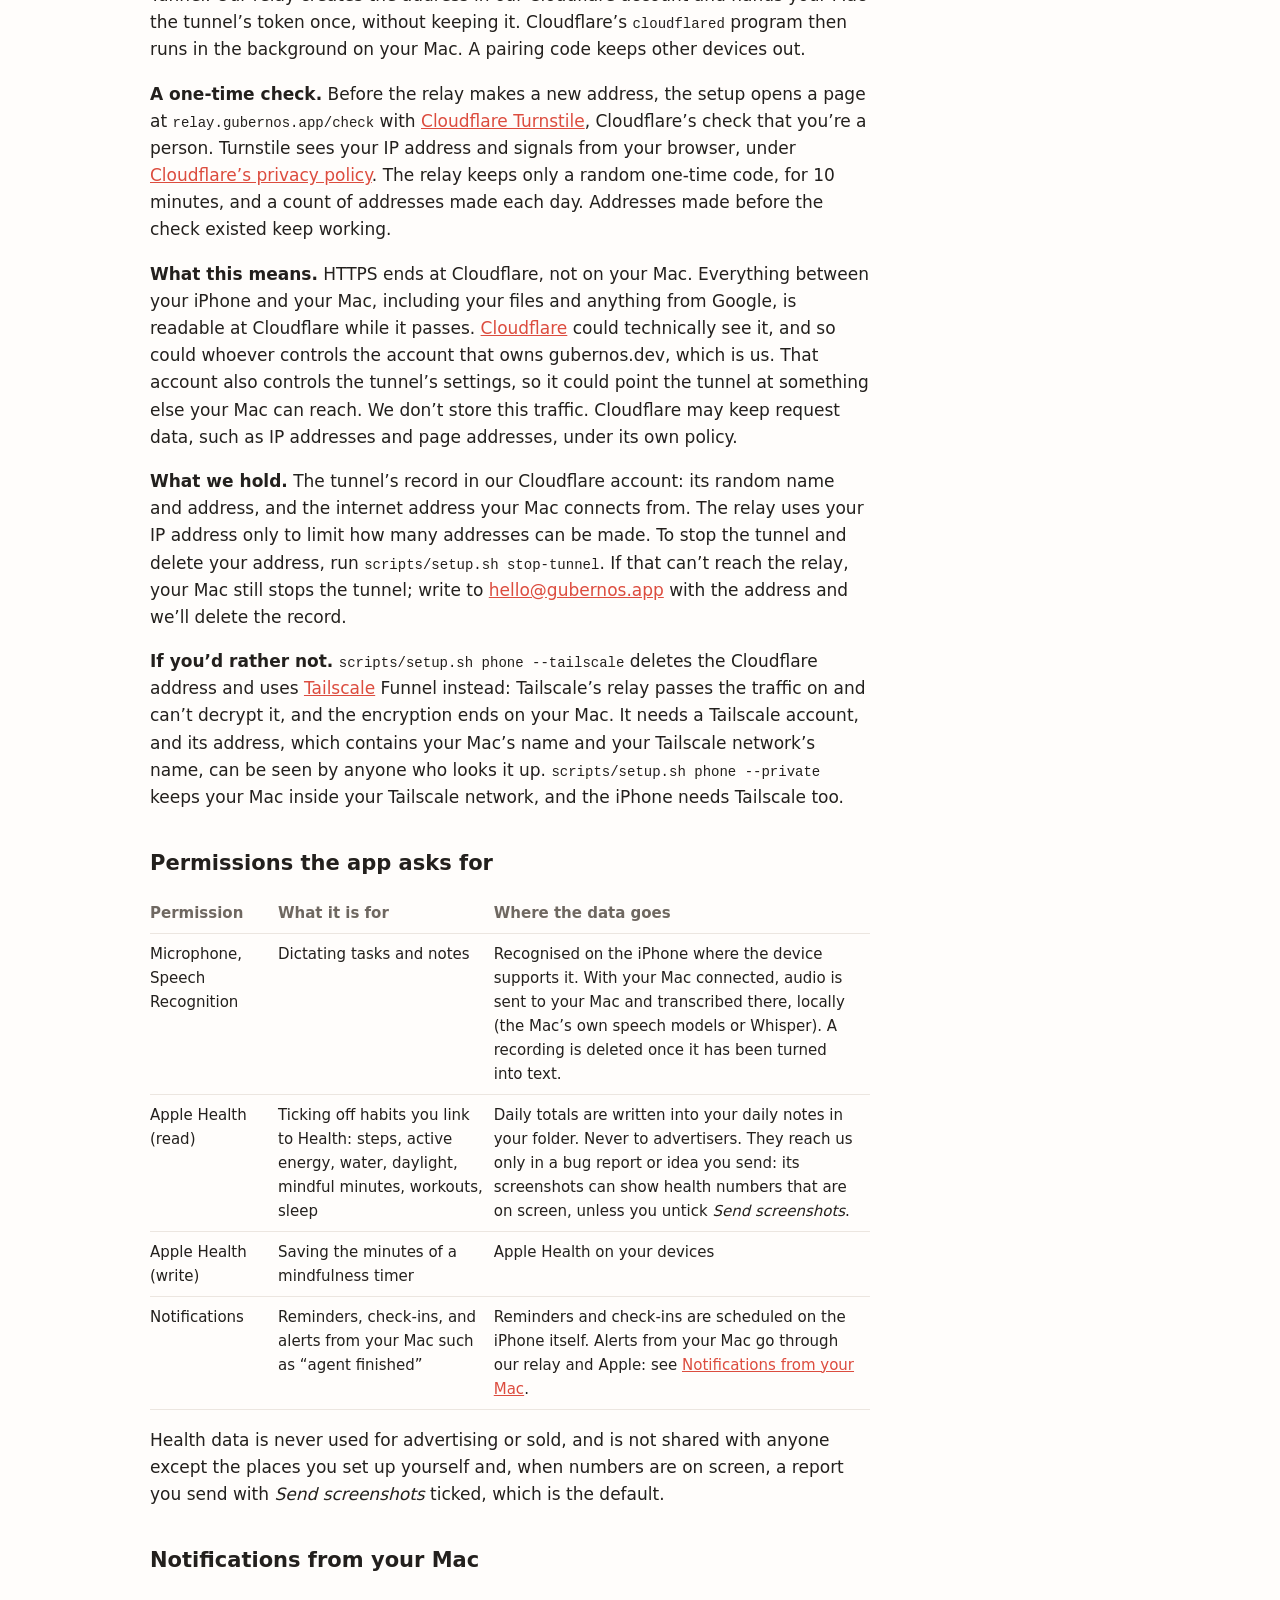
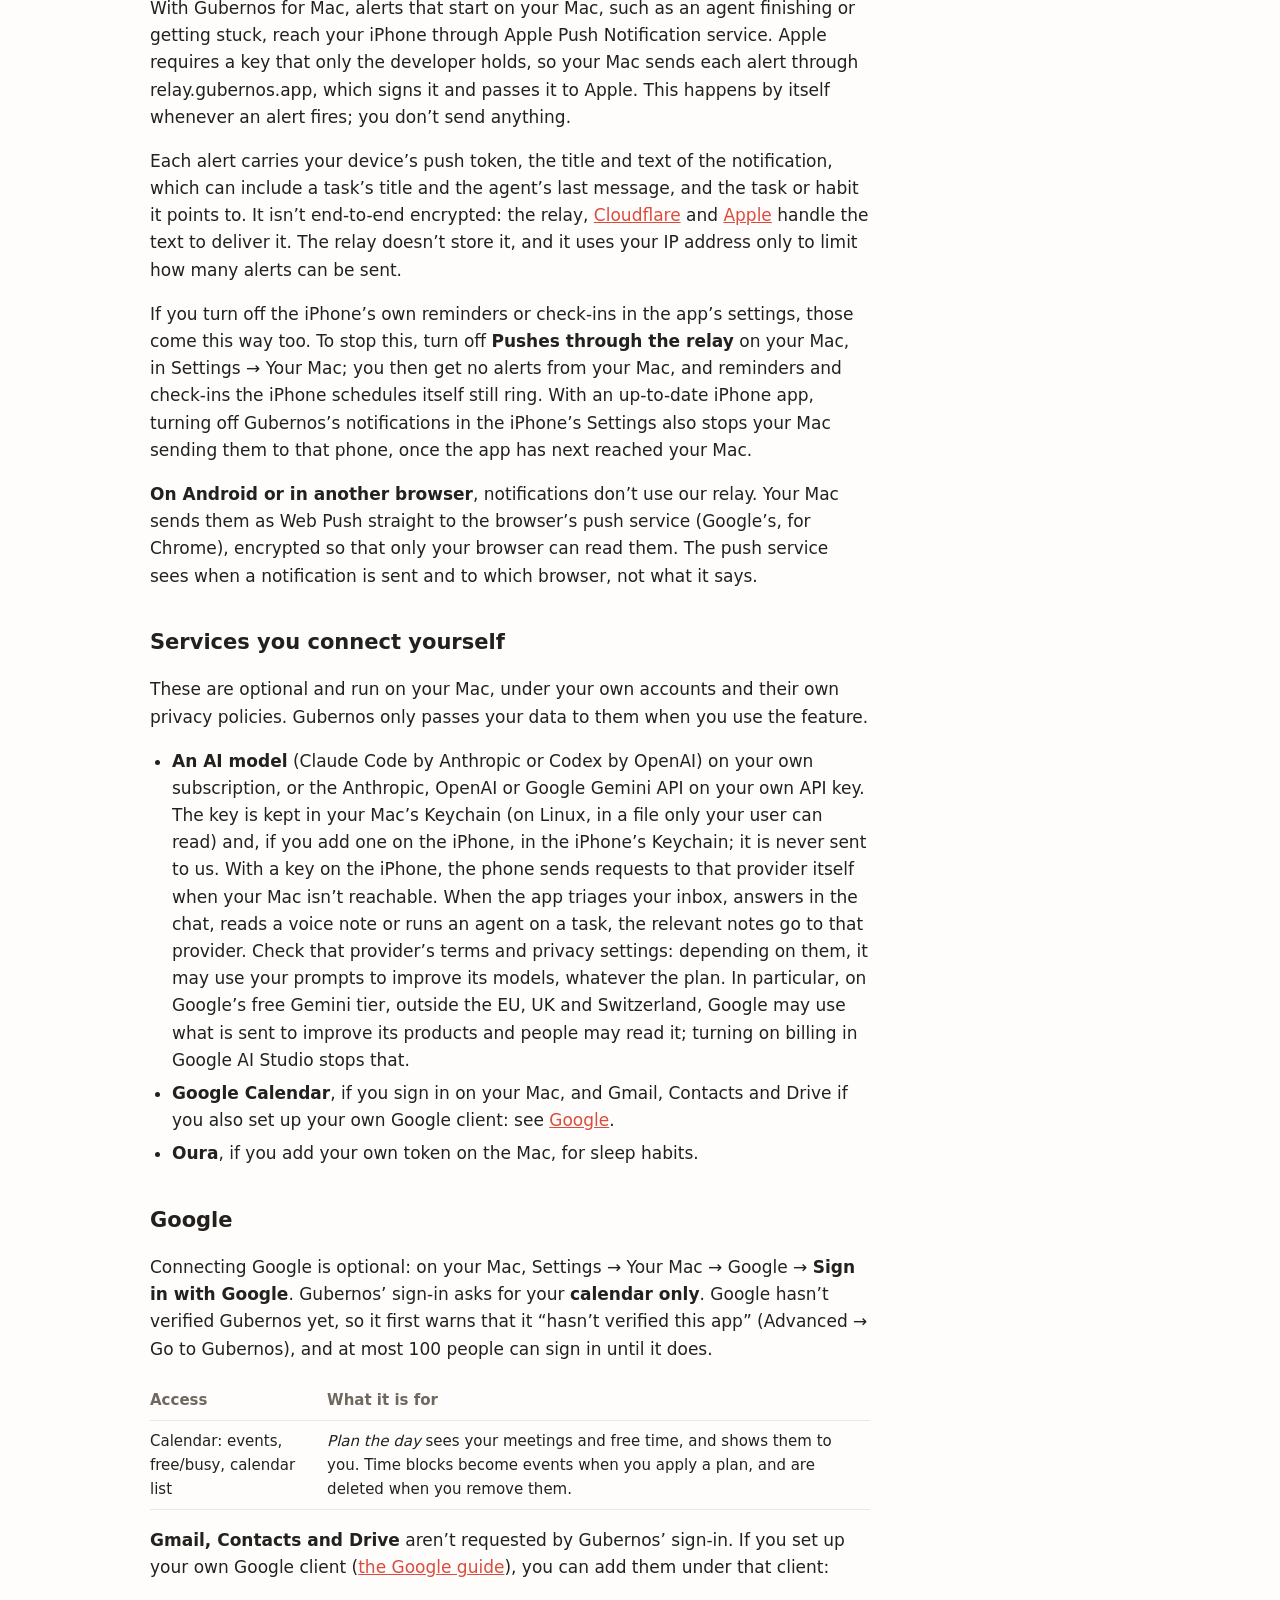
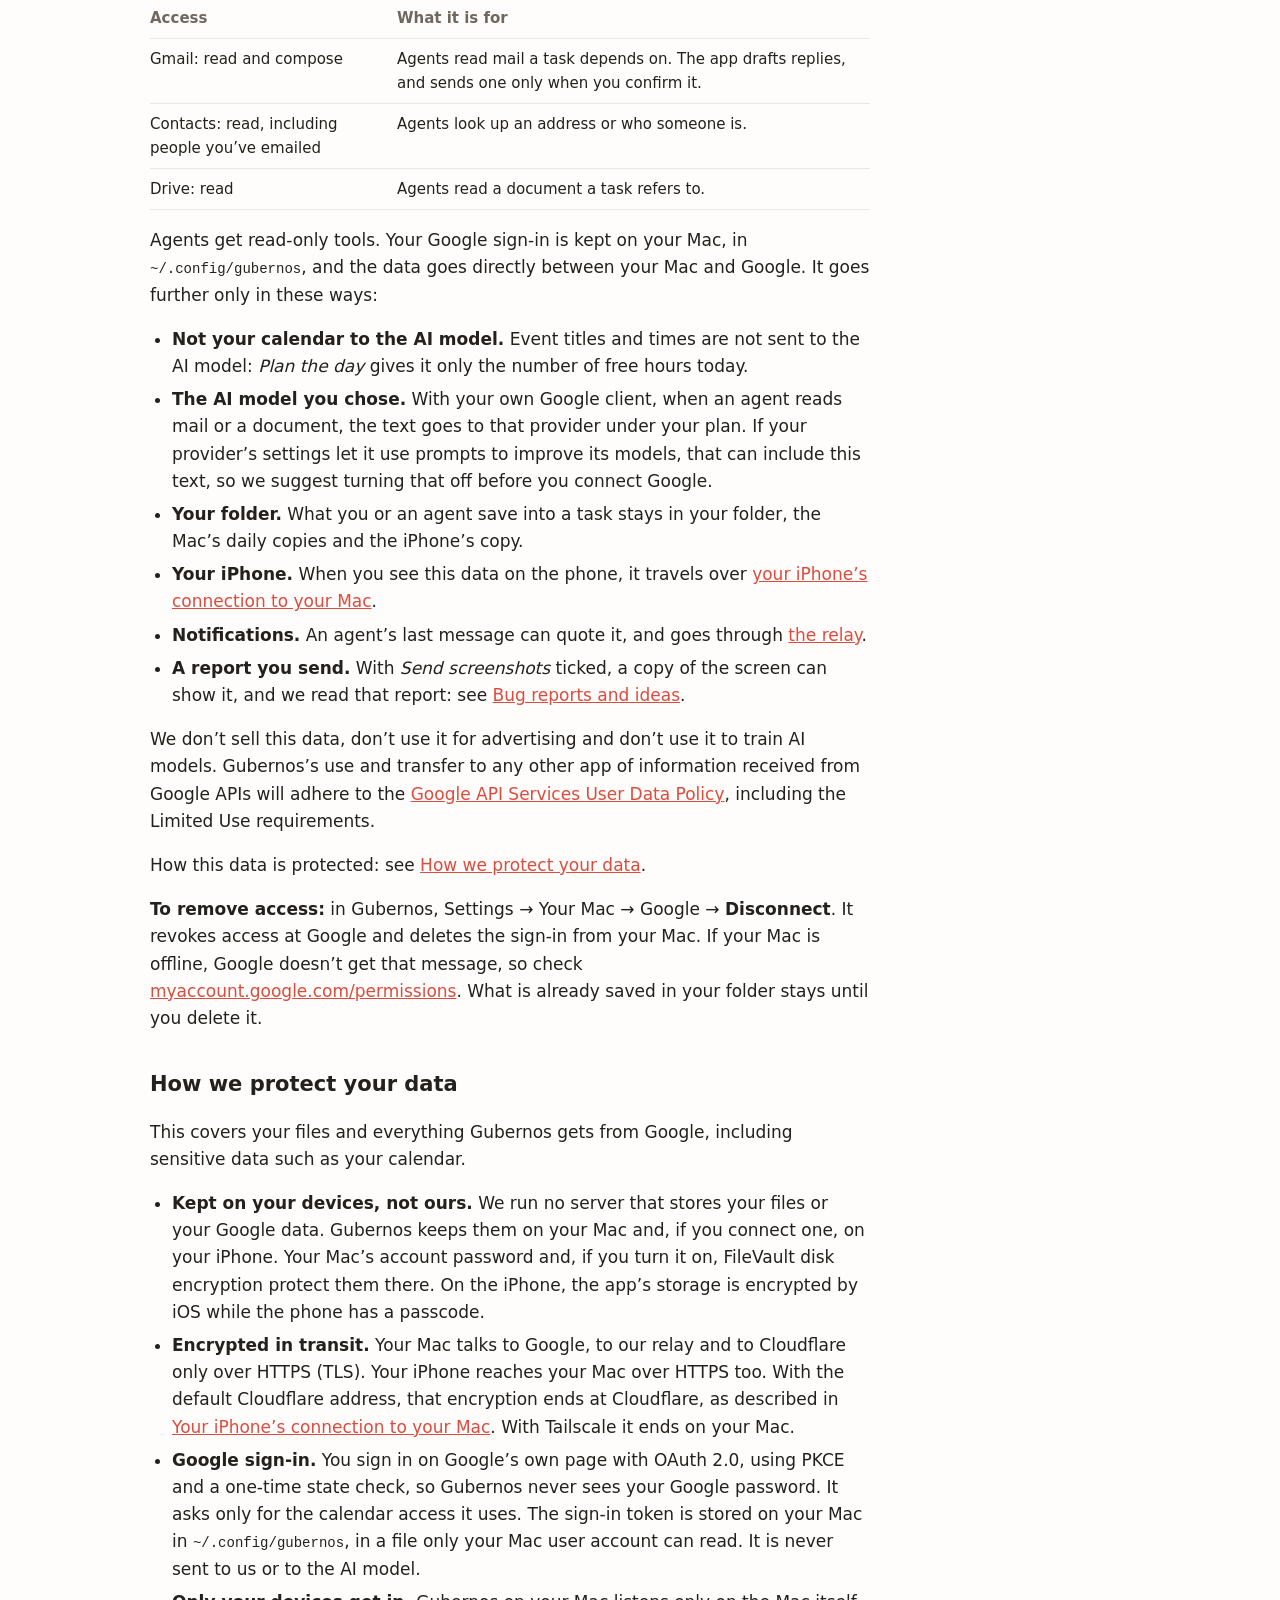
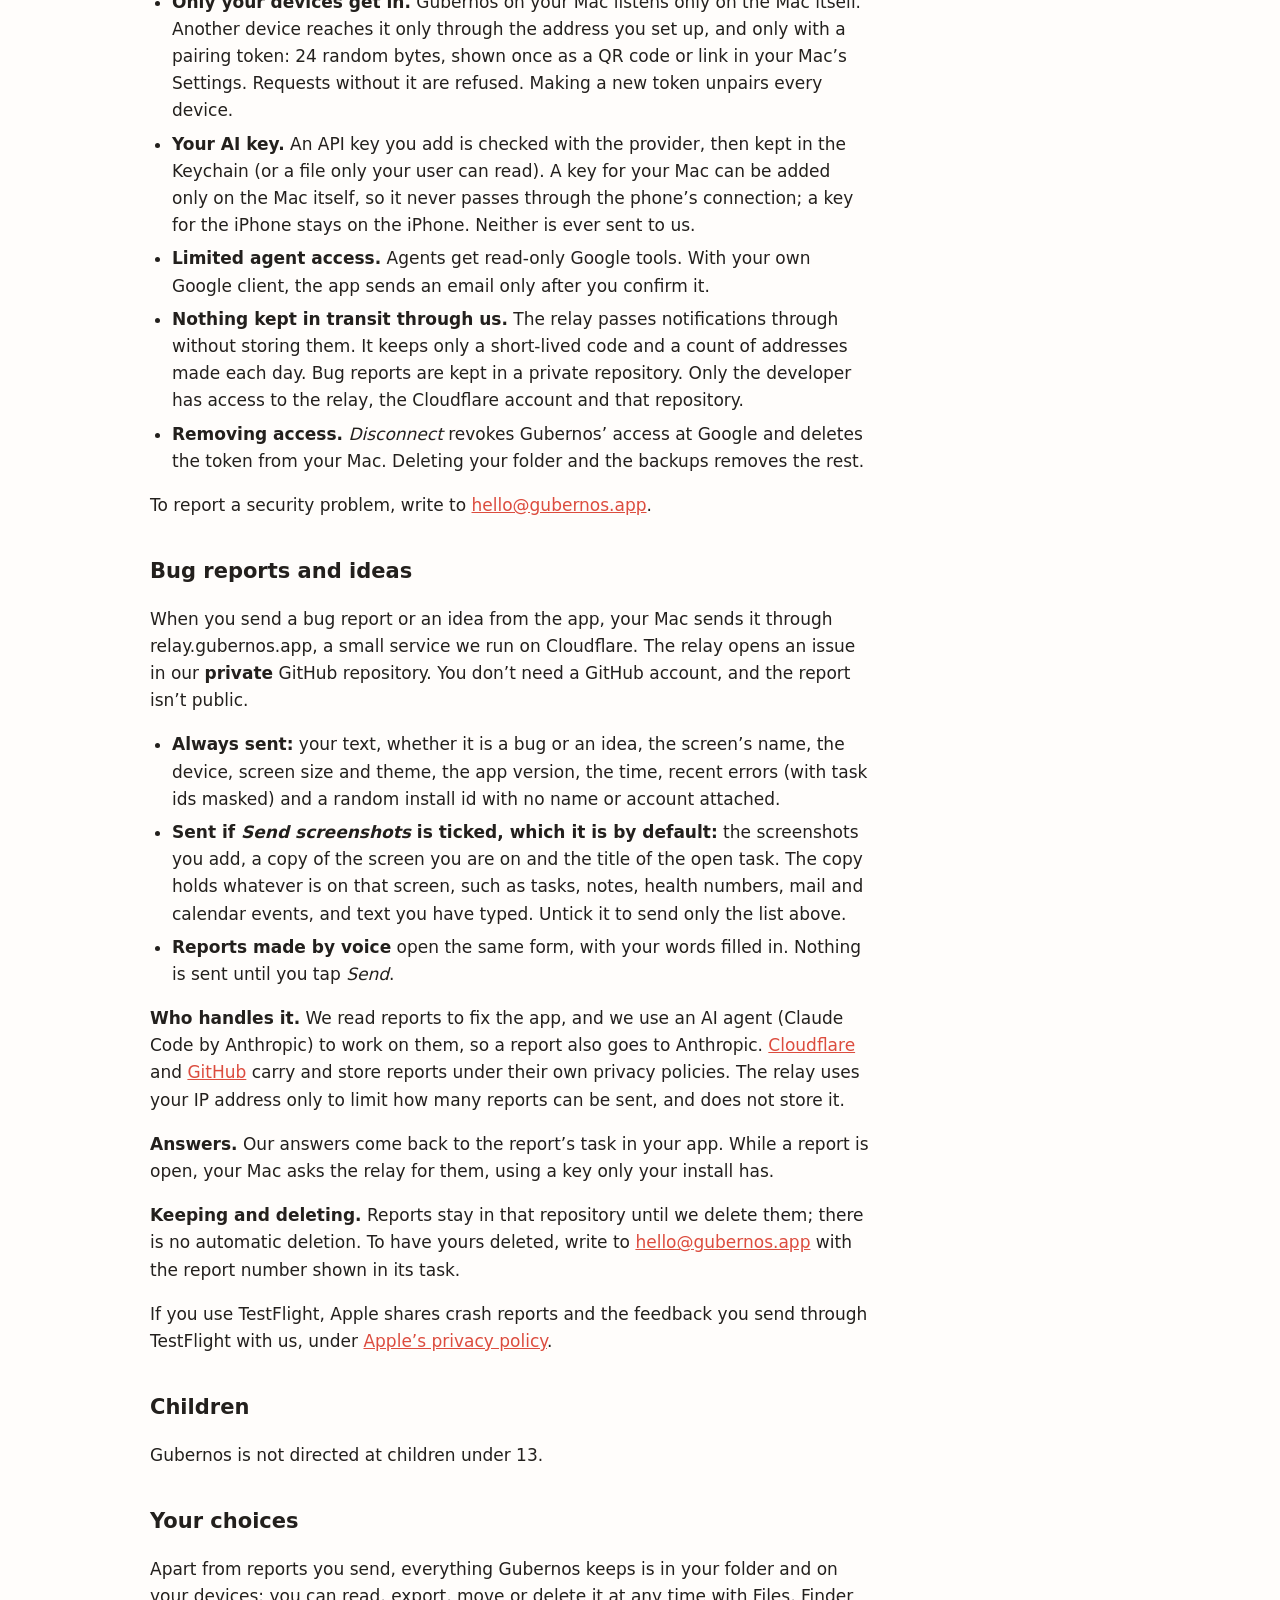
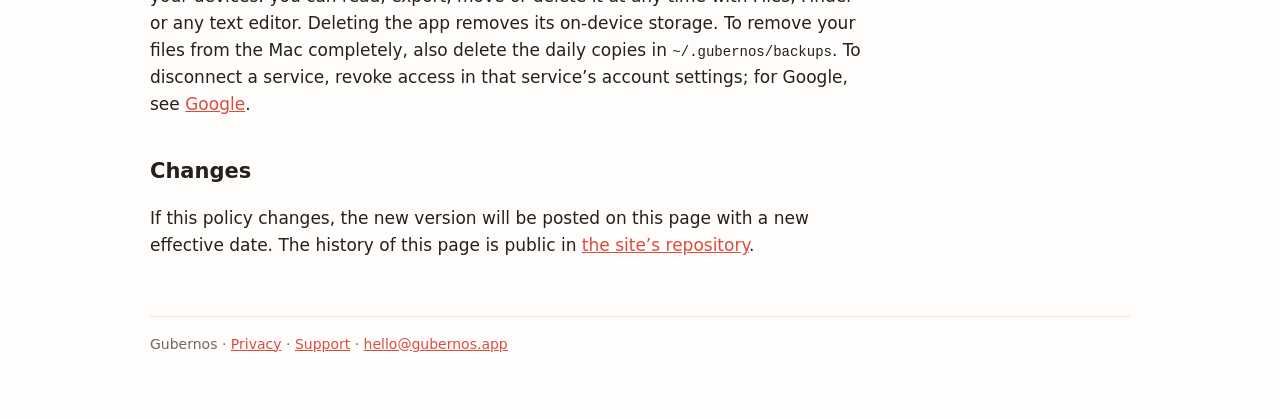
<file: privacy.html>
<!doctype html>
<html lang="en">
<head>
<meta charset="utf-8">
<meta name="viewport" content="width=device-width, initial-scale=1">
<title>Gubernos · Privacy policy</title>
<meta name="description" content="Gubernos keeps your data on your own computer, or in your own iCloud if you choose. The developer keeps only the bug reports you send.">
<link rel="canonical" href="https://gubernos.app/privacy">
<meta property="og:type" content="website">
<meta property="og:site_name" content="Gubernos">
<meta property="og:url" content="https://gubernos.app/privacy">
<meta property="og:title" content="Gubernos · Privacy policy">
<meta property="og:description" content="Gubernos keeps your data on your own computer, or in your own iCloud if you choose. The developer keeps only the bug reports you send.">
<meta property="og:image" content="https://gubernos.app/og.png">
<meta property="og:image:width" content="1200">
<meta property="og:image:height" content="630">
<meta property="og:image:alt" content="Gubernos: Steer your life, not your to-do app. The Today and Protocol screens on an iPhone.">
<meta name="twitter:card" content="summary_large_image">
<link rel="icon" href="icon.png">
<link rel="stylesheet" href="style.css">
</head>
<body>
<main class="text">
<header><img src="icon.png" alt=""><a href="./">Gubernos</a></header>

<h1>Privacy policy</h1>
<p class="muted">Effective 19 November 2026 · applies to the Gubernos app for iPhone and Apple Watch, to Gubernos for Mac, Linux and Windows (WSL), and to Gubernos installed from a browser, such as on Android</p>
<p class="muted">Where this policy says Mac, the same goes for a Linux or Windows computer running Gubernos. Where it says iPhone, it also means an Android phone or another browser you pair, unless it says otherwise.</p>

<div class="card">
<p><strong>In short:</strong> your tasks, notes, habits and health numbers are stored as plain files on <strong>your</strong> Mac, or in <strong>your</strong> iCloud if you choose that, with a copy on <strong>your</strong> iPhone. The developer keeps no copy of them: no account, no analytics, no ads, no tracking. Three things go through services the developer runs: a <a href="#reports">bug report or idea</a> you send, which we keep and which can include a picture of your screen; <a href="#pushes">notifications from your Mac</a>, which pass through without being kept; and, by default, <a href="#phone">your iPhone’s connection to your Mac</a>, which runs through Cloudflare under our account and could technically be seen there.</p>
</div>

<h2>Who we are</h2>
<p>Gubernos is made by Alexander Safonov, an individual developer (“we”). Contact: <a href="mailto:hello@gubernos.app">hello@gubernos.app</a>.</p>

<h2>What we collect</h2>
<p>We keep only what you send us in a <a href="#reports">bug report or idea</a>, or through TestFlight. <a href="#pushes">Notifications from your Mac</a> to an iPhone pass through our relay without being kept. <a href="#phone">Your iPhone’s connection to your Mac</a> passes through Cloudflare without us keeping it; we hold only the record of the tunnel itself. Apart from that, none of your data reaches us, and we can’t delete or hand over data we never receive.</p>

<h2>Where your data lives</h2>
<ul>
<li><strong>Your system folder.</strong> Gubernos reads and writes Markdown files in one folder. With Gubernos for Mac it is on your Mac by default (<code>~/Gubernos</code>), and Gubernos doesn’t send it to iCloud. You can choose a folder in iCloud Drive or Obsidian’s iCloud folder instead, and the iPhone app without a Mac always uses one. In iCloud, Apple syncs the files between your own devices under <a href="https://www.apple.com/legal/privacy/">Apple’s privacy policy</a>.</li>
<li><strong>On the iPhone.</strong> The app keeps its settings, a copy of your files for offline use and changes waiting to be sent, all in its own storage on the device. When your folder isn’t in iCloud, an up-to-date app gets that copy from your Mac, without the archive folder, and keeps it out of the iPhone’s backups. The app’s settings and changes waiting to be sent can be part of those backups, like other app data.</li>
<li><strong>Your Mac.</strong> Gubernos for Mac keeps a daily copy of your Markdown files in <code>~/.gubernos/backups</code>: the last 14 days and 8 weeks. Your iPhone reaches it over HTTPS: see <a href="#phone">Your iPhone’s connection to your Mac</a>.</li>
</ul>

<h2 id="phone">Your iPhone’s connection to your Mac</h2>
<p>If you connect an iPhone, an Android phone or another browser, the setup gives your Mac a public address like <code>https://m-3f2a….gubernos.dev</code>, through a Cloudflare Tunnel. Our relay creates the address in our Cloudflare account and hands your Mac the tunnel’s token once, without keeping it. Cloudflare’s <code>cloudflared</code> program then runs in the background on your Mac. A pairing code keeps other devices out.</p>
<p><strong>A one-time check.</strong> Before the relay makes a new address, the setup opens a page at <code>relay.gubernos.app/check</code> with <a href="https://www.cloudflare.com/application-services/products/turnstile/">Cloudflare Turnstile</a>, Cloudflare’s check that you’re a person. Turnstile sees your IP address and signals from your browser, under <a href="https://www.cloudflare.com/privacypolicy/">Cloudflare’s privacy policy</a>. The relay keeps only a random one-time code, for 10 minutes, and a count of addresses made each day. Addresses made before the check existed keep working.</p>
<p><strong>What this means.</strong> HTTPS ends at Cloudflare, not on your Mac. Everything between your iPhone and your Mac, including your files and anything from Google, is readable at Cloudflare while it passes. <a href="https://www.cloudflare.com/privacypolicy/">Cloudflare</a> could technically see it, and so could whoever controls the account that owns gubernos.dev, which is us. That account also controls the tunnel’s settings, so it could point the tunnel at something else your Mac can reach. We don’t store this traffic. Cloudflare may keep request data, such as IP addresses and page addresses, under its own policy.</p>
<p><strong>What we hold.</strong> The tunnel’s record in our Cloudflare account: its random name and address, and the internet address your Mac connects from. The relay uses your IP address only to limit how many addresses can be made. To stop the tunnel and delete your address, run <code>scripts/setup.sh stop-tunnel</code>. If that can’t reach the relay, your Mac still stops the tunnel; write to <a href="mailto:hello@gubernos.app">hello@gubernos.app</a> with the address and we’ll delete the record.</p>
<p><strong>If you’d rather not.</strong> <code>scripts/setup.sh phone --tailscale</code> deletes the Cloudflare address and uses <a href="https://tailscale.com/privacy-policy">Tailscale</a> Funnel instead: Tailscale’s relay passes the traffic on and can’t decrypt it, and the encryption ends on your Mac. It needs a Tailscale account, and its address, which contains your Mac’s name and your Tailscale network’s name, can be seen by anyone who looks it up. <code>scripts/setup.sh phone --private</code> keeps your Mac inside your Tailscale network, and the iPhone needs Tailscale too.</p>

<h2>Permissions the app asks for</h2>
<table>
<tr><th>Permission</th><th>What it is for</th><th>Where the data goes</th></tr>
<tr><td>Microphone, Speech Recognition</td><td>Dictating tasks and notes</td><td>Recognised on the iPhone where the device supports it. With your Mac connected, audio is sent to your Mac and transcribed there, locally (the Mac’s own speech models or Whisper). A recording is deleted once it has been turned into text.</td></tr>
<tr><td>Apple Health (read)</td><td>Ticking off habits you link to Health: steps, active energy, water, daylight, mindful minutes, workouts, sleep</td><td>Daily totals are written into your daily notes in your folder. Never to advertisers. They reach us only in a bug report or idea you send: its screenshots can show health numbers that are on screen, unless you untick <em>Send screenshots</em>.</td></tr>
<tr><td>Apple Health (write)</td><td>Saving the minutes of a mindfulness timer</td><td>Apple Health on your devices</td></tr>
<tr><td>Notifications</td><td>Reminders, check-ins, and alerts from your Mac such as “agent finished”</td><td>Reminders and check-ins are scheduled on the iPhone itself. Alerts from your Mac go through our relay and Apple: see <a href="#pushes">Notifications from your Mac</a>.</td></tr>
</table>
<p>Health data is never used for advertising or sold, and is not shared with anyone except the places you set up yourself and, when numbers are on screen, a report you send with <em>Send screenshots</em> ticked, which is the default.</p>

<h2 id="pushes">Notifications from your Mac</h2>
<p>With Gubernos for Mac, alerts that start on your Mac, such as an agent finishing or getting stuck, reach your iPhone through Apple Push Notification service. Apple requires a key that only the developer holds, so your Mac sends each alert through relay.gubernos.app, which signs it and passes it to Apple. This happens by itself whenever an alert fires; you don’t send anything.</p>
<p>Each alert carries your device’s push token, the title and text of the notification, which can include a task’s title and the agent’s last message, and the task or habit it points to. It isn’t end-to-end encrypted: the relay, <a href="https://www.cloudflare.com/privacypolicy/">Cloudflare</a> and <a href="https://www.apple.com/legal/privacy/">Apple</a> handle the text to deliver it. The relay doesn’t store it, and it uses your IP address only to limit how many alerts can be sent.</p>
<p>If you turn off the iPhone’s own reminders or check-ins in the app’s settings, those come this way too. To stop this, turn off <strong>Pushes through the relay</strong> on your Mac, in Settings → Your Mac; you then get no alerts from your Mac, and reminders and check-ins the iPhone schedules itself still ring. With an up-to-date iPhone app, turning off Gubernos’s notifications in the iPhone’s Settings also stops your Mac sending them to that phone, once the app has next reached your Mac.</p>
<p><strong>On Android or in another browser</strong>, notifications don’t use our relay. Your Mac sends them as Web Push straight to the browser’s push service (Google’s, for Chrome), encrypted so that only your browser can read them. The push service sees when a notification is sent and to which browser, not what it says.</p>

<h2>Services you connect yourself</h2>
<p>These are optional and run on your Mac, under your own accounts and their own privacy policies. Gubernos only passes your data to them when you use the feature.</p>
<ul>
<li><strong>An AI model</strong> (Claude Code by Anthropic or Codex by OpenAI) on your own subscription, or the Anthropic, OpenAI or Google Gemini API on your own API key. The key is kept in your Mac’s Keychain (on Linux, in a file only your user can read) and, if you add one on the iPhone, in the iPhone’s Keychain; it is never sent to us. With a key on the iPhone, the phone sends requests to that provider itself when your Mac isn’t reachable. When the app triages your inbox, answers in the chat, reads a voice note or runs an agent on a task, the relevant notes go to that provider. Check that provider’s terms and privacy settings: depending on them, it may use your prompts to improve its models, whatever the plan. In particular, on Google’s free Gemini tier, outside the EU, UK and Switzerland, Google may use what is sent to improve its products and people may read it; turning on billing in Google AI Studio stops that.</li>
<li><strong>Google Calendar</strong>, if you sign in on your Mac, and Gmail, Contacts and Drive if you also set up your own Google client: see <a href="#google">Google</a>.</li>
<li><strong>Oura</strong>, if you add your own token on the Mac, for sleep habits.</li>
</ul>

<h2 id="google">Google</h2>
<p>Connecting Google is optional: on your Mac, Settings → Your Mac → Google → <strong>Sign in with Google</strong>. Gubernos’ sign-in asks for your <strong>calendar only</strong>. Google hasn’t verified Gubernos yet, so it first warns that it “hasn’t verified this app” (Advanced → Go to Gubernos), and at most 100 people can sign in until it does.</p>
<table>
<tr><th>Access</th><th>What it is for</th></tr>
<tr><td>Calendar: events, free/busy, calendar list</td><td><em>Plan the day</em> sees your meetings and free time, and shows them to you. Time blocks become events when you apply a plan, and are deleted when you remove them.</td></tr>
</table>
<p><strong>Gmail, Contacts and Drive</strong> aren’t requested by Gubernos’ sign-in. If you set up your own Google client (<a href="https://github.com/old-bozman/gubernos/blob/main/docs/google.md">the Google guide</a>), you can add them under that client:</p>
<table>
<tr><th>Access</th><th>What it is for</th></tr>
<tr><td>Gmail: read and compose</td><td>Agents read mail a task depends on. The app drafts replies, and sends one only when you confirm it.</td></tr>
<tr><td>Contacts: read, including people you’ve emailed</td><td>Agents look up an address or who someone is.</td></tr>
<tr><td>Drive: read</td><td>Agents read a document a task refers to.</td></tr>
</table>
<p>Agents get read-only tools. Your Google sign-in is kept on your Mac, in <code>~/.config/gubernos</code>, and the data goes directly between your Mac and Google. It goes further only in these ways:</p>
<ul>
<li><strong>Not your calendar to the AI model.</strong> Event titles and times are not sent to the AI model: <em>Plan the day</em> gives it only the number of free hours today.</li>
<li><strong>The AI model you chose.</strong> With your own Google client, when an agent reads mail or a document, the text goes to that provider under your plan. If your provider’s settings let it use prompts to improve its models, that can include this text, so we suggest turning that off before you connect Google.</li>
<li><strong>Your folder.</strong> What you or an agent save into a task stays in your folder, the Mac’s daily copies and the iPhone’s copy.</li>
<li><strong>Your iPhone.</strong> When you see this data on the phone, it travels over <a href="#phone">your iPhone’s connection to your Mac</a>.</li>
<li><strong>Notifications.</strong> An agent’s last message can quote it, and goes through <a href="#pushes">the relay</a>.</li>
<li><strong>A report you send.</strong> With <em>Send screenshots</em> ticked, a copy of the screen can show it, and we read that report: see <a href="#reports">Bug reports and ideas</a>.</li>
</ul>
<p>We don’t sell this data, don’t use it for advertising and don’t use it to train AI models. Gubernos’s use and transfer to any other app of information received from Google APIs will adhere to the <a href="https://developers.google.com/terms/api-services-user-data-policy">Google API Services User Data Policy</a>, including the Limited Use requirements.</p>
<p>How this data is protected: see <a href="#security">How we protect your data</a>.</p>
<p><strong>To remove access:</strong> in Gubernos, Settings → Your Mac → Google → <strong>Disconnect</strong>. It revokes access at Google and deletes the sign-in from your Mac. If your Mac is offline, Google doesn’t get that message, so check <a href="https://myaccount.google.com/permissions">myaccount.google.com/permissions</a>. What is already saved in your folder stays until you delete it.</p>

<h2 id="security">How we protect your data</h2>
<p>This covers your files and everything Gubernos gets from Google, including sensitive data such as your calendar.</p>
<ul>
<li><strong>Kept on your devices, not ours.</strong> We run no server that stores your files or your Google data. Gubernos keeps them on your Mac and, if you connect one, on your iPhone. Your Mac’s account password and, if you turn it on, FileVault disk encryption protect them there. On the iPhone, the app’s storage is encrypted by iOS while the phone has a passcode.</li>
<li><strong>Encrypted in transit.</strong> Your Mac talks to Google, to our relay and to Cloudflare only over HTTPS (TLS). Your iPhone reaches your Mac over HTTPS too. With the default Cloudflare address, that encryption ends at Cloudflare, as described in <a href="#phone">Your iPhone’s connection to your Mac</a>. With Tailscale it ends on your Mac.</li>
<li><strong>Google sign-in.</strong> You sign in on Google’s own page with OAuth 2.0, using PKCE and a one-time state check, so Gubernos never sees your Google password. It asks only for the calendar access it uses. The sign-in token is stored on your Mac in <code>~/.config/gubernos</code>, in a file only your Mac user account can read. It is never sent to us or to the AI model.</li>
<li><strong>Only your devices get in.</strong> Gubernos on your Mac listens only on the Mac itself. Another device reaches it only through the address you set up, and only with a pairing token: 24 random bytes, shown once as a QR code or link in your Mac’s Settings. Requests without it are refused. Making a new token unpairs every device.</li>
<li><strong>Your AI key.</strong> An API key you add is checked with the provider, then kept in the Keychain (or a file only your user can read). A key for your Mac can be added only on the Mac itself, so it never passes through the phone’s connection; a key for the iPhone stays on the iPhone. Neither is ever sent to us.</li>
<li><strong>Limited agent access.</strong> Agents get read-only Google tools. With your own Google client, the app sends an email only after you confirm it.</li>
<li><strong>Nothing kept in transit through us.</strong> The relay passes notifications through without storing them. It keeps only a short-lived code and a count of addresses made each day. Bug reports are kept in a private repository. Only the developer has access to the relay, the Cloudflare account and that repository.</li>
<li><strong>Removing access.</strong> <em>Disconnect</em> revokes Gubernos’ access at Google and deletes the token from your Mac. Deleting your folder and the backups removes the rest.</li>
</ul>
<p>To report a security problem, write to <a href="mailto:hello@gubernos.app">hello@gubernos.app</a>.</p>

<h2 id="reports">Bug reports and ideas</h2>
<p>When you send a bug report or an idea from the app, your Mac sends it through relay.gubernos.app, a small service we run on Cloudflare. The relay opens an issue in our <strong>private</strong> GitHub repository. You don’t need a GitHub account, and the report isn’t public.</p>
<ul>
<li><strong>Always sent:</strong> your text, whether it is a bug or an idea, the screen’s name, the device, screen size and theme, the app version, the time, recent errors (with task ids masked) and a random install id with no name or account attached.</li>
<li><strong>Sent if <em>Send screenshots</em> is ticked, which it is by default:</strong> the screenshots you add, a copy of the screen you are on and the title of the open task. The copy holds whatever is on that screen, such as tasks, notes, health numbers, mail and calendar events, and text you have typed. Untick it to send only the list above.</li>
<li><strong>Reports made by voice</strong> open the same form, with your words filled in. Nothing is sent until you tap <em>Send</em>.</li>
</ul>
<p><strong>Who handles it.</strong> We read reports to fix the app, and we use an AI agent (Claude Code by Anthropic) to work on them, so a report also goes to Anthropic. <a href="https://www.cloudflare.com/privacypolicy/">Cloudflare</a> and <a href="https://docs.github.com/en/site-policy/privacy-policies/github-general-privacy-statement">GitHub</a> carry and store reports under their own privacy policies. The relay uses your IP address only to limit how many reports can be sent, and does not store it.</p>
<p><strong>Answers.</strong> Our answers come back to the report’s task in your app. While a report is open, your Mac asks the relay for them, using a key only your install has.</p>
<p><strong>Keeping and deleting.</strong> Reports stay in that repository until we delete them; there is no automatic deletion. To have yours deleted, write to <a href="mailto:hello@gubernos.app">hello@gubernos.app</a> with the report number shown in its task.</p>
<p>If you use TestFlight, Apple shares crash reports and the feedback you send through TestFlight with us, under <a href="https://www.apple.com/legal/privacy/">Apple’s privacy policy</a>.</p>

<h2>Children</h2>
<p>Gubernos is not directed at children under 13.</p>

<h2>Your choices</h2>
<p>Apart from reports you send, everything Gubernos keeps is in your folder and on your devices: you can read, export, move or delete it at any time with Files, Finder or any text editor. Deleting the app removes its on-device storage. To remove your files from the Mac completely, also delete the daily copies in <code>~/.gubernos/backups</code>. To disconnect a service, revoke access in that service’s account settings; for Google, see <a href="#google">Google</a>.</p>

<h2>Changes</h2>
<p>If this policy changes, the new version will be posted on this page with a new effective date. The history of this page is public in <a href="https://github.com/old-bozman/gubernos-site/commits/main/privacy.html">the site’s repository</a>.</p>

<footer>Gubernos · <a href="privacy.html">Privacy</a> · <a href="support.html">Support</a> · <a href="mailto:hello@gubernos.app">hello@gubernos.app</a></footer>
</main>
</body>
</html>
</file>
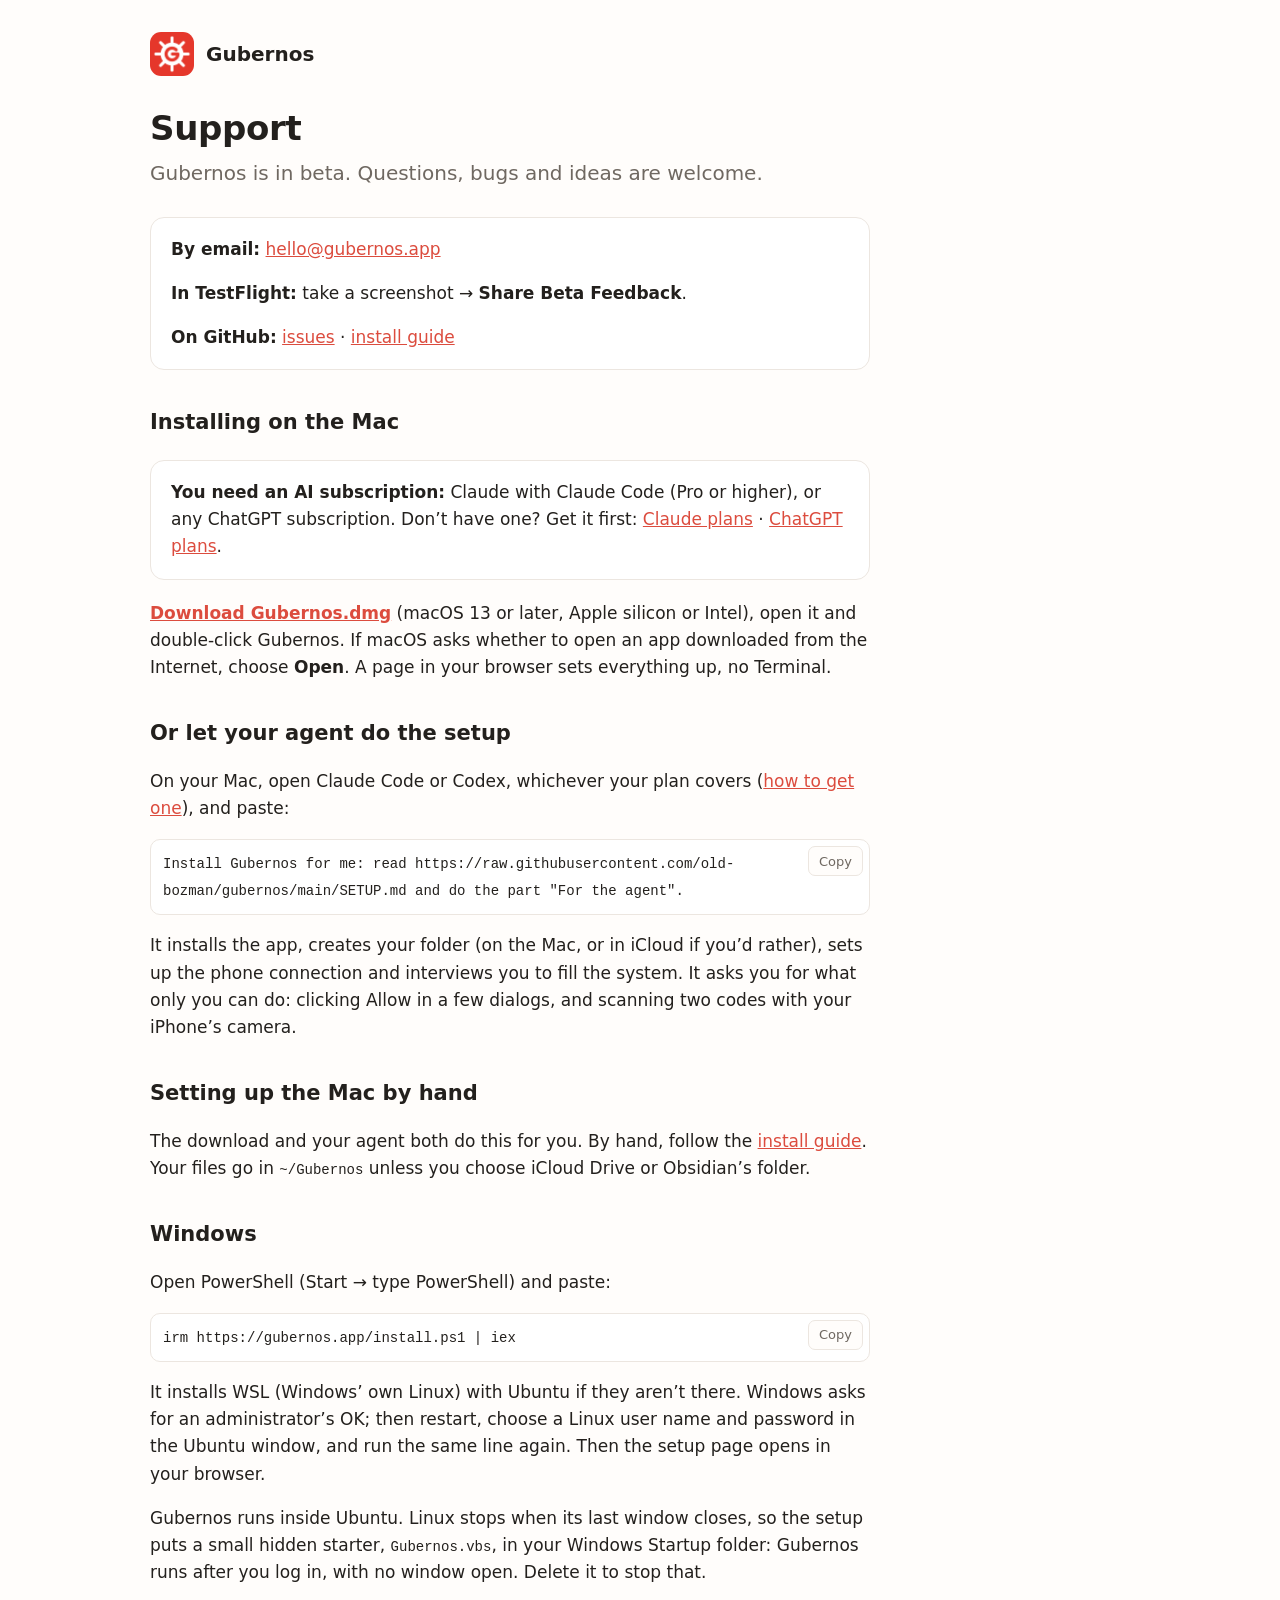
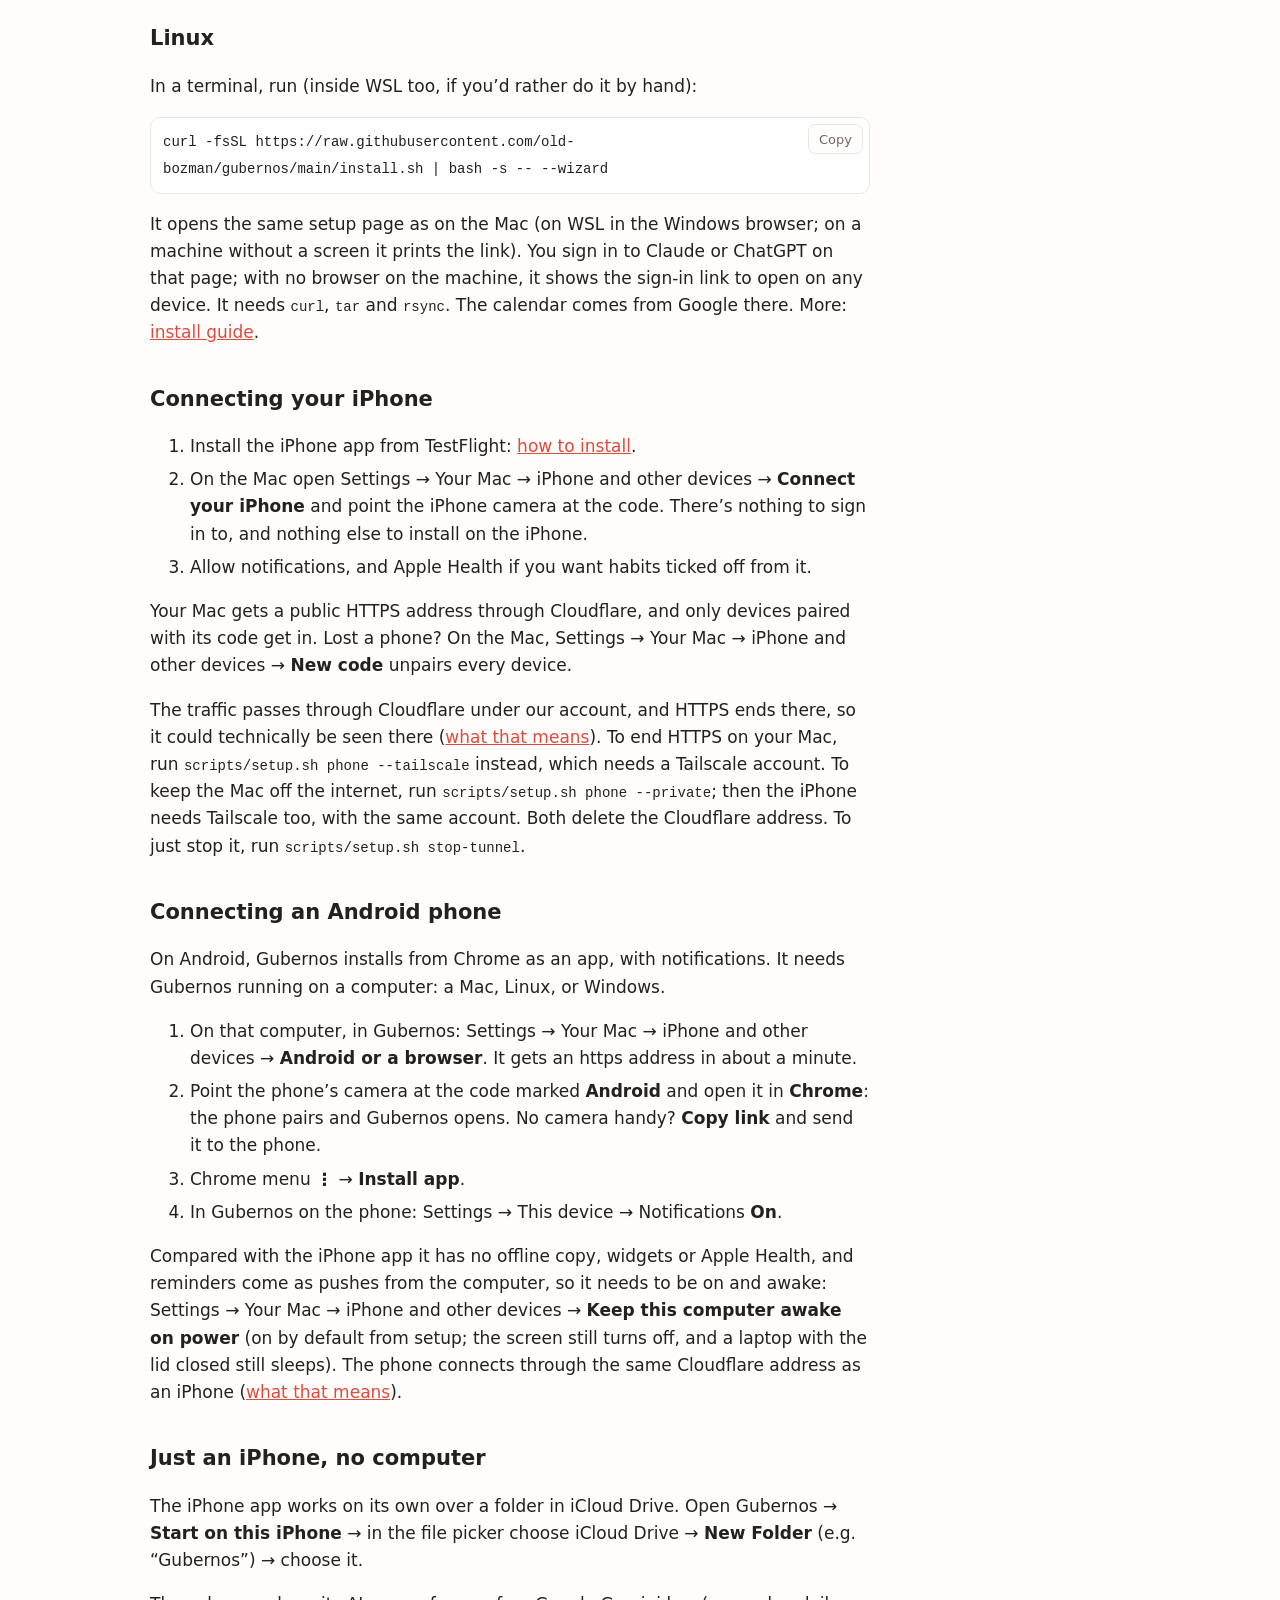
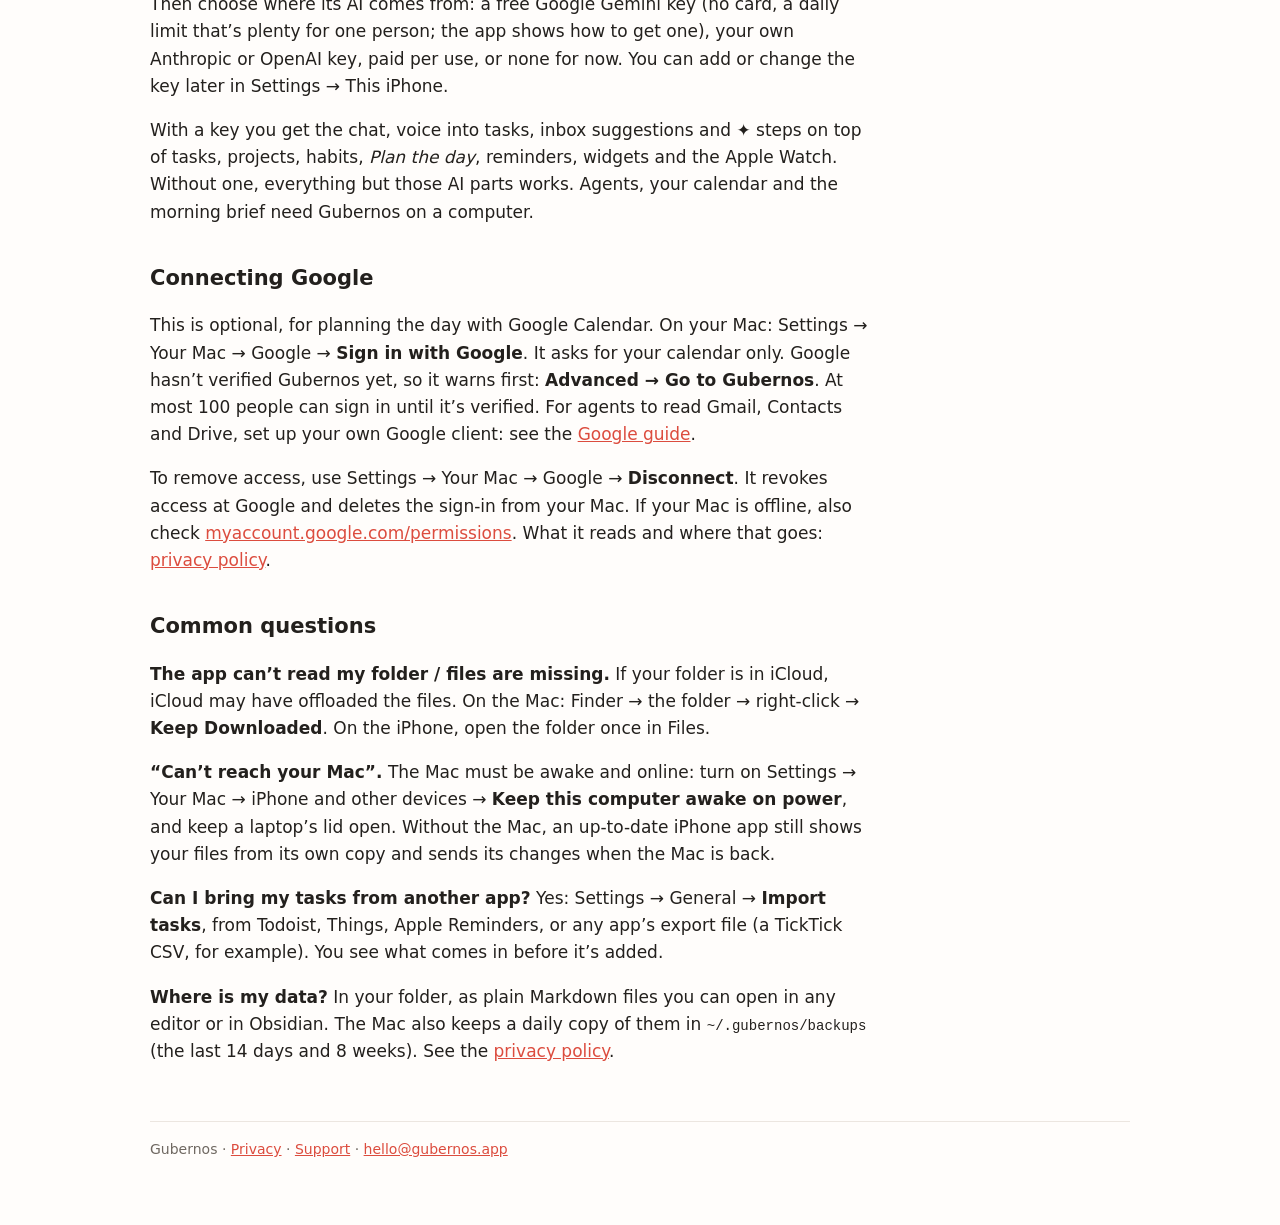
<file: support.html>
<!doctype html>
<html lang="en">
<head>
<meta charset="utf-8">
<meta name="viewport" content="width=device-width, initial-scale=1">
<title>Gubernos · Support</title>
<meta name="description" content="Help with Gubernos: getting started, connecting your phone, bug reports.">
<link rel="canonical" href="https://gubernos.app/support">
<meta property="og:type" content="website">
<meta property="og:site_name" content="Gubernos">
<meta property="og:url" content="https://gubernos.app/support">
<meta property="og:title" content="Gubernos · Support">
<meta property="og:description" content="Help with Gubernos: getting started, connecting your phone, bug reports.">
<meta property="og:image" content="https://gubernos.app/og.png">
<meta property="og:image:width" content="1200">
<meta property="og:image:height" content="630">
<meta property="og:image:alt" content="Gubernos: Steer your life, not your to-do app. The Today and Protocol screens on an iPhone.">
<meta name="twitter:card" content="summary_large_image">
<link rel="icon" href="icon.png">
<link rel="stylesheet" href="style.css">
<script src="copy.js" defer></script>
</head>
<body>
<main class="text">
<header><img src="icon.png" alt=""><a href="./">Gubernos</a></header>

<h1>Support</h1>
<p class="lead">Gubernos is in beta. Questions, bugs and ideas are welcome.</p>

<div class="card">
<p><strong>By email:</strong> <a href="mailto:hello@gubernos.app">hello@gubernos.app</a></p>
<p><strong>In TestFlight:</strong> take a screenshot → <strong>Share Beta Feedback</strong>.</p>
<p><strong>On GitHub:</strong> <a href="https://github.com/old-bozman/gubernos/issues">issues</a> · <a href="https://github.com/old-bozman/gubernos/blob/main/docs/install.md">install guide</a></p>
</div>

<h2>Installing on the Mac</h2>
<div class="card">
<p><strong>You need an AI subscription:</strong> Claude with Claude Code (Pro or higher), or any ChatGPT subscription. Don’t have one? Get it first: <a href="https://claude.com/pricing">Claude plans</a> · <a href="https://chatgpt.com/pricing">ChatGPT plans</a>.</p>
</div>
<p><a href="https://github.com/old-bozman/gubernos/releases/latest/download/Gubernos.dmg"><strong>Download Gubernos.dmg</strong></a> (macOS 13 or later, Apple silicon or Intel), open it and double-click Gubernos. If macOS asks whether to open an app downloaded from the Internet, choose <strong>Open</strong>. A page in your browser sets everything up, no Terminal.</p>

<h2>Or let your agent do the setup</h2>
<p>On your Mac, open Claude Code or Codex, whichever your plan covers (<a href="https://github.com/old-bozman/gubernos/blob/main/SETUP.md">how to get one</a>), and paste:</p>
<div class="copy"><pre><code>Install Gubernos for me: read https://raw.githubusercontent.com/old-bozman/gubernos/main/SETUP.md and do the part "For the agent".</code></pre><button type="button" hidden>Copy</button></div>
<p>It installs the app, creates your folder (on the Mac, or in iCloud if you’d rather), sets up the phone connection and interviews you to fill the system. It asks you for what only you can do: clicking Allow in a few dialogs, and scanning two codes with your iPhone’s camera.</p>

<h2>Setting up the Mac by hand</h2>
<p>The download and your agent both do this for you. By hand, follow the <a href="https://github.com/old-bozman/gubernos/blob/main/docs/install.md">install guide</a>. Your files go in <code>~/Gubernos</code> unless you choose iCloud Drive or Obsidian’s folder.</p>

<h2 id="windows">Windows</h2>
<p>Open PowerShell (Start → type PowerShell) and paste:</p>
<div class="copy"><pre><code>irm https://gubernos.app/install.ps1 | iex</code></pre><button type="button" hidden>Copy</button></div>
<p>It installs WSL (Windows’ own Linux) with Ubuntu if they aren’t there. Windows asks for an administrator’s OK; then restart, choose a Linux user name and password in the Ubuntu window, and run the same line again. Then the setup page opens in your browser.</p>
<p>Gubernos runs inside Ubuntu. Linux stops when its last window closes, so the setup puts a small hidden starter, <code>Gubernos.vbs</code>, in your Windows Startup folder: Gubernos runs after you log in, with no window open. Delete it to stop that.</p>

<h2 id="linux">Linux</h2>
<p>In a terminal, run (inside WSL too, if you’d rather do it by hand):</p>
<div class="copy"><pre><code>curl -fsSL https://raw.githubusercontent.com/old-bozman/gubernos/main/install.sh | bash -s -- --wizard</code></pre><button type="button" hidden>Copy</button></div>
<p>It opens the same setup page as on the Mac (on WSL in the Windows browser; on a machine without a screen it prints the link). You sign in to Claude or ChatGPT on that page; with no browser on the machine, it shows the sign-in link to open on any device. It needs <code>curl</code>, <code>tar</code> and <code>rsync</code>. The calendar comes from Google there. More: <a href="https://github.com/old-bozman/gubernos/blob/main/docs/install.md#linux-or-windows-in-wsl">install guide</a>.</p>

<h2>Connecting your iPhone</h2>
<ol>
<li>Install the iPhone app from TestFlight: <a href="./#install">how to install</a>.</li>
<li>On the Mac open Settings → Your Mac → iPhone and other devices → <strong>Connect your iPhone</strong> and point the iPhone camera at the code. There’s nothing to sign in to, and nothing else to install on the iPhone.</li>
<li>Allow notifications, and Apple Health if you want habits ticked off from it.</li>
</ol>
<p>Your Mac gets a public HTTPS address through Cloudflare, and only devices paired with its code get in. Lost a phone? On the Mac, Settings → Your Mac → iPhone and other devices → <strong>New code</strong> unpairs every device.</p>
<p>The traffic passes through Cloudflare under our account, and HTTPS ends there, so it could technically be seen there (<a href="privacy.html#phone">what that means</a>). To end HTTPS on your Mac, run <code>scripts/setup.sh phone --tailscale</code> instead, which needs a Tailscale account. To keep the Mac off the internet, run <code>scripts/setup.sh phone --private</code>; then the iPhone needs Tailscale too, with the same account. Both delete the Cloudflare address. To just stop it, run <code>scripts/setup.sh stop-tunnel</code>.</p>

<h2 id="android">Connecting an Android phone</h2>
<p>On Android, Gubernos installs from Chrome as an app, with notifications. It needs Gubernos running on a computer: a Mac, Linux, or Windows.</p>
<ol>
<li>On that computer, in Gubernos: Settings → Your Mac → iPhone and other devices → <strong>Android or a browser</strong>. It gets an https address in about a minute.</li>
<li>Point the phone’s camera at the code marked <strong>Android</strong> and open it in <strong>Chrome</strong>: the phone pairs and Gubernos opens. No camera handy? <strong>Copy link</strong> and send it to the phone.</li>
<li>Chrome menu <strong>⋮</strong> → <strong>Install app</strong>.</li>
<li>In Gubernos on the phone: Settings → This device → Notifications <strong>On</strong>.</li>
</ol>
<p>Compared with the iPhone app it has no offline copy, widgets or Apple Health, and reminders come as pushes from the computer, so it needs to be on and awake: Settings → Your Mac → iPhone and other devices → <strong>Keep this computer awake on power</strong> (on by default from setup; the screen still turns off, and a laptop with the lid closed still sleeps). The phone connects through the same Cloudflare address as an iPhone (<a href="privacy.html#phone">what that means</a>).</p>

<h2 id="iphone-only">Just an iPhone, no computer</h2>
<p>The iPhone app works on its own over a folder in iCloud Drive. Open Gubernos → <strong>Start on this iPhone</strong> → in the file picker choose iCloud Drive → <strong>New Folder</strong> (e.g. “Gubernos”) → choose it.</p>
<p>Then choose where its AI comes from: a free Google Gemini key (no card, a daily limit that’s plenty for one person; the app shows how to get one), your own Anthropic or OpenAI key, paid per use, or none for now. You can add or change the key later in Settings → This iPhone.</p>
<p>With a key you get the chat, voice into tasks, inbox suggestions and ✦ steps on top of tasks, projects, habits, <em>Plan the day</em>, reminders, widgets and the Apple Watch. Without one, everything but those AI parts works. Agents, your calendar and the morning brief need Gubernos on a computer.</p>

<h2>Connecting Google</h2>
<p>This is optional, for planning the day with Google Calendar. On your Mac: Settings → Your Mac → Google → <strong>Sign in with Google</strong>. It asks for your calendar only. Google hasn’t verified Gubernos yet, so it warns first: <strong>Advanced → Go to Gubernos</strong>. At most 100 people can sign in until it’s verified. For agents to read Gmail, Contacts and Drive, set up your own Google client: see the <a href="https://github.com/old-bozman/gubernos/blob/main/docs/google.md">Google guide</a>.</p>
<p>To remove access, use Settings → Your Mac → Google → <strong>Disconnect</strong>. It revokes access at Google and deletes the sign-in from your Mac. If your Mac is offline, also check <a href="https://myaccount.google.com/permissions">myaccount.google.com/permissions</a>. What it reads and where that goes: <a href="privacy.html#google">privacy policy</a>.</p>

<h2>Common questions</h2>
<p><strong>The app can’t read my folder / files are missing.</strong> If your folder is in iCloud, iCloud may have offloaded the files. On the Mac: Finder → the folder → right-click → <strong>Keep Downloaded</strong>. On the iPhone, open the folder once in Files.</p>
<p><strong>“Can’t reach your Mac”.</strong> The Mac must be awake and online: turn on Settings → Your Mac → iPhone and other devices → <strong>Keep this computer awake on power</strong>, and keep a laptop’s lid open. Without the Mac, an up-to-date iPhone app still shows your files from its own copy and sends its changes when the Mac is back.</p>
<p><strong>Can I bring my tasks from another app?</strong> Yes: Settings → General → <strong>Import tasks</strong>, from Todoist, Things, Apple Reminders, or any app’s export file (a TickTick CSV, for example). You see what comes in before it’s added.</p>
<p><strong>Where is my data?</strong> In your folder, as plain Markdown files you can open in any editor or in Obsidian. The Mac also keeps a daily copy of them in <code>~/.gubernos/backups</code> (the last 14 days and 8 weeks). See the <a href="privacy.html">privacy policy</a>.</p>

<footer>Gubernos · <a href="privacy.html">Privacy</a> · <a href="support.html">Support</a> · <a href="mailto:hello@gubernos.app">hello@gubernos.app</a></footer>
</main>
</body>
</html>
</file>
<file: style.css>
/* gubernos.app — the public pages. Plain HTML, no scripts, no trackers. One width for everything; long text pages keep a readable column on its left edge. */
:root {
  --bg: #fffdfb; --ink: #23201d; --muted: #6f6861; --line: #ece6e0; --accent: #dc4c3e; --card: #fff;
}
@media (prefers-color-scheme: dark) {
  :root:not([data-theme="light"]) { --bg: #181614; --ink: #ece7e2; --muted: #a39b93; --line: #2e2a26; --accent: #ef6a5c; --card: #201d1a; }
}
* { box-sizing: border-box; }
html { -webkit-text-size-adjust: 100%; text-size-adjust: 100%; }
body { margin: 0; background: var(--bg); color: var(--ink); font: 17px/1.6 -apple-system, BlinkMacSystemFont, "Segoe UI", system-ui, sans-serif; }
main { max-width: 1012px; margin: 0 auto; padding: 32px 16px 64px; }
.text > :not(header):not(footer) { max-width: 720px; }
header { display: flex; align-items: center; gap: 12px; margin-bottom: 32px; }
header img { width: 44px; height: 44px; border-radius: 11px; }
header a { color: inherit; text-decoration: none; font-weight: 700; font-size: 20px; }
h1 { font-size: 34px; line-height: 1.2; margin: 0 0 8px; letter-spacing: -0.01em; }
h2 { font-size: 21px; margin: 36px 0 8px; }
p, li { color: var(--ink); }
.lead { font-size: 20px; color: var(--muted); margin: 0 0 28px; }
.muted { color: var(--muted); font-size: 15px; }
a { color: var(--accent); }
ul { padding-left: 22px; }
li { margin: 6px 0; overflow-wrap: anywhere; }
/* home: laid out like an App Store page. The gallery scrolls sideways, with no script. */
.app { align-items: flex-start; gap: 20px; margin-bottom: 24px; }
header .app-icon { width: 112px; height: 112px; border-radius: 25px; flex: none; }
.app h1 { margin: 0; font-size: 34px; }
.tagline { margin: 2px 0 12px; color: var(--muted); font-size: 18px; line-height: 1.35; }
.app-get { margin: 0; display: flex; flex-wrap: wrap; align-items: center; gap: 8px 14px; color: var(--muted); font-size: 14px; }
.app-get span a { font-size: inherit; font-weight: inherit; color: inherit; text-decoration: underline; text-underline-offset: 2px; }
header a.get { background: var(--accent); color: #fff; border-radius: 999px; padding: 6px 16px; font-size: 15px; font-weight: 600; }
.download { margin: 20px 0 4px; }
.download a.get { display: inline-block; background: var(--accent); color: #fff; border-radius: 999px; padding: 10px 22px; font-weight: 600; text-decoration: none; }
.download + .muted { margin-top: 4px; }
.demo { margin: 0 0 28px; }
.demo video { display: block; width: 100%; height: auto; border: 1px solid var(--line); border-radius: 14px; background: var(--card); }
.demo figcaption { margin-top: 8px; color: var(--muted); font-size: 13px; }
.gallery { display: flex; align-items: center; gap: 14px; overflow-x: auto; scroll-snap-type: x proximity; padding: 4px 0 12px; scrollbar-width: thin; }
.gallery img { flex: none; width: auto; height: 440px; border: 1px solid var(--line); border-radius: 22px; scroll-snap-align: start; }
.gallery .watch { width: 208px; height: auto; border-radius: 36px; }
.gallery .mac { width: min(704px, calc(100vw - 32px)); height: auto; border-radius: 12px; }
.gallery-note { margin: 0 0 24px; color: var(--muted); font-size: 13px; }
@media (max-width: 1012px) { .gallery { margin: 0 -16px; padding-inline: 16px; scroll-padding-inline: 16px; } }
@media (max-width: 520px) { header .app-icon { width: 88px; height: 88px; border-radius: 20px; } .app { gap: 14px; } .app h1 { font-size: 28px; } .tagline { font-size: 16px; } }
/* install: three numbered steps, then a card per computer and per phone */
.features ul { columns: 2; column-gap: 40px; } .features li { break-inside: avoid; margin-top: 0; }
.install { margin-top: 48px; }
.install h2 { font-size: 28px; }
.install h3 { font-size: 21px; margin: 36px 0 12px; }
.steps { list-style: none; padding: 0; margin: 16px 0 0; display: grid; grid-template-columns: repeat(3, minmax(0, 1fr)); gap: 14px; counter-reset: step; }
.steps li { counter-increment: step; margin: 0; display: grid; gap: 4px; align-content: start; background: var(--card); border: 1px solid var(--line); border-radius: 14px; padding: 16px 18px; }
.steps li::before { content: counter(step); width: 26px; height: 26px; border-radius: 50%; background: var(--accent); color: #fff; display: grid; place-items: center; font-size: 14px; font-weight: 600; margin-bottom: 4px; }
.steps b { font-size: 17px; }
.steps span { color: var(--muted); font-size: 15px; }
.opts { display: grid; grid-template-columns: repeat(3, minmax(0, 1fr)); gap: 14px; }
.opts.two { grid-template-columns: repeat(2, minmax(0, 1fr)); }
.ways { margin-top: 16px; }
.opt { min-width: 0; background: var(--card); border: 1px solid var(--line); border-radius: 14px; padding: 18px 20px; font-size: 15px; scroll-margin-top: 16px; }
.opt h4 { margin: 0 0 8px; font-size: 18px; }
.opt p, .opt li { font-size: 15px; }
.opt ol { padding-left: 20px; margin: 8px 0 0; }
.opt > :last-child { margin-bottom: 0; }
.opt .download { margin: 4px 0 10px; }
.agent-way { margin-top: 28px; border: 1.5px solid var(--accent); background: color-mix(in srgb, var(--accent) 6%, var(--card)); border-radius: 14px; padding: 18px 20px; }
.install .agent-way h3 { margin: 0 0 6px; }
.agent-way p { font-size: 15.5px; } .agent-way > :last-child { margin-bottom: 0; }
.install > .muted { margin: 12px 0 0; }
@media (max-width: 820px) {
  .steps, .opts, .opts.two { grid-template-columns: minmax(0, 1fr); } .features ul { columns: 1; }
  .steps li { grid-template-columns: auto minmax(0, 1fr); column-gap: 12px; }
  .steps li::before { grid-row: span 2; margin: 0; }
}
.beta { color: var(--muted); font-size: 15px; margin: -16px 0 20px; }
pre { background: var(--card); border: 1px solid var(--line); border-radius: 10px; padding: 10px 12px; margin: 8px 0 0; white-space: pre-wrap; overflow-wrap: anywhere; }
code { font: 14px/1.5 ui-monospace, "SF Mono", Menlo, monospace; overflow-wrap: anywhere; }
.copy { position: relative; margin: 8px 0 0; }
.copy pre { margin: 0; padding-right: 78px; -webkit-user-select: all; user-select: all; }
.copy button { position: absolute; top: 7px; right: 7px; min-height: 30px; padding: 0 10px; background: var(--bg); color: var(--muted); border: 1px solid var(--line); border-radius: 7px; font-family: inherit; font-size: 13px; cursor: pointer; }
.copy button:hover { color: var(--ink); }
.card { background: var(--card); border: 1px solid var(--line); border-radius: 14px; padding: 18px 20px; margin: 20px 0; }
.card p:first-child { margin-top: 0; } .card p:last-child { margin-bottom: 0; }
table { border-collapse: collapse; width: 100%; font-size: 15px; margin: 12px 0; }
th, td { text-align: left; vertical-align: top; padding: 8px 10px 8px 0; border-bottom: 1px solid var(--line); }
th { color: var(--muted); font-weight: 600; }
footer { margin-top: 56px; padding-top: 16px; border-top: 1px solid var(--line); color: var(--muted); font-size: 14px; }
@media (max-width: 520px) { h1 { font-size: 28px; } table { font-size: 14px; } }
/* the "What is a personal OS" section (concept.css, written by scripts/build-concept.mjs) */
.concept { margin: 48px 0; display: grid; gap: 12px; }
.concept > h2 { margin: 0; }
.concept .cpt { display: grid; gap: 48px; margin-top: 24px; }
.cpt-sec { display: grid; gap: 18px; }
.cpt-head { display: grid; gap: 6px; max-width: 66ch; }
.cpt-head h3 { margin: 0; font-size: 21px; line-height: 1.3; }
.cpt-head p { margin: 0; color: var(--muted); font-size: 15.5px; }
.cpt-eyebrow { font-size: 12px; font-weight: 600; letter-spacing: .08em; text-transform: uppercase; color: var(--muted); }
/* on a phone: the loops' side labels may run into the card's padding, and the agent examples wrap instead of being cut */
.concept .cpt-loop svg { overflow: visible; }
.concept .cpt-term { white-space: pre-wrap; overflow-wrap: anywhere; }
</file>
<file: concept.css>
/* written by scripts/build-concept.mjs from public/concept.js — edit there */

.cpt { --c-ink: var(--ink); --c-ink2: var(--ink-2, var(--muted)); --c-muted: var(--muted); --c-line: var(--line); --c-bg: var(--bg);
  --c-acc: var(--accent); --c-on: var(--accent-ink, #fff); --c-surface: var(--card, var(--bg));
  --c-r1: color-mix(in srgb, var(--ink) 3%, var(--bg)); --c-r2: color-mix(in srgb, var(--ink) 6.5%, var(--bg));
  --c-r3: color-mix(in srgb, var(--ink) 11%, var(--bg)); --c-soft: color-mix(in srgb, var(--accent) 9%, var(--bg)); }
.cpt svg text { font-family: inherit; }
.cw-rt { font-size: 11.5px; font-weight: 600; letter-spacing: .14em; fill: var(--c-ink2); }
.cw-rs { font-size: 11px; font-weight: 500; letter-spacing: .1em; fill: var(--c-muted); }
.cw-hub { font-size: 17px; font-weight: 600; letter-spacing: .06em; fill: var(--c-on); }
.cw-hub2 { font-size: 11.5px; font-weight: 500; fill: var(--c-on); opacity: .85; }
.cw-n { font-size: 12px; font-weight: 600; fill: var(--c-acc); }
.cl-t { font-size: 12.5px; font-weight: 500; fill: var(--c-ink); }
.cl-s { font-size: 11px; fill: var(--c-muted); }
.cl-mt { font-size: 13px; font-weight: 600; fill: var(--c-ink); }
.cl-ag { fill: var(--c-acc); }
.cpt-wheel { display: grid; grid-template-columns: minmax(0, 1.15fr) minmax(0, 1fr); gap: 28px; align-items: center; }
.cpt-wheel > svg { width: 100%; max-width: 520px; height: auto; display: block; margin: 0 auto; }
.cpt-chain { list-style: none; margin: 0; padding: 0; display: grid; }
.cpt-chain li { display: grid; grid-template-columns: 28px 1fr; gap: 12px; padding: 11px 0; border-top: 1px solid var(--c-line); }
.cpt-chain li:first-child { border-top: 0; }
.cpt-chain .n { width: 22px; height: 22px; border-radius: 50%; display: grid; place-items: center; font-size: 12px; font-weight: 600; border: 1.5px solid var(--c-acc); color: var(--c-acc); }
.cpt-chain li:first-child .n { background: var(--c-acc); color: var(--c-on); }
.cpt-chain .k { font-size: 11.5px; letter-spacing: .06em; text-transform: uppercase; color: var(--c-muted); font-weight: 600; }
.cpt-chain .v { font-weight: 500; }
.cpt-chain .h { font-size: 13.5px; color: var(--c-muted); }
.cpt-loops { display: grid; grid-template-columns: repeat(3, minmax(0, 1fr)); gap: 14px; }
.cpt-loop { border: 1px solid var(--c-line); border-radius: 14px; padding: 16px 14px 14px; display: grid; gap: 8px; align-content: start; background: var(--c-surface); }
.cpt-loop svg { width: 100%; height: auto; display: block; }
.cpt-loop .cad { display: flex; justify-content: space-between; align-items: baseline; gap: 8px; }
.cpt-loop .cad b { font-weight: 600; font-size: 16px; }
.cpt-loop .cad span, .cpt-legend { font-size: 13px; color: var(--c-muted); }
.cpt-loop p { margin: 0; font-size: 14px; color: var(--c-ink2); }
.cpt-legend { display: flex; flex-wrap: wrap; gap: 6px 18px; }
.cpt-capture { display: grid; grid-template-columns: auto 1fr; gap: 14px; align-items: center; background: var(--c-soft); border-radius: 14px; padding: 14px 16px; }
.cpt-capture .ic { width: 38px; height: 38px; border-radius: 10px; background: var(--c-surface); display: grid; place-items: center; color: var(--c-acc); }
.cpt-capture p { margin: 0; font-size: 14.5px; color: var(--c-ink2); }
.cpt-capture b { color: var(--c-ink); font-weight: 600; }
.cpt-arch { display: grid; gap: 12px; }
.cpt-zone { border-radius: 16px; padding: 16px; display: grid; gap: 12px; }
.cpt-zone > .zl { display: flex; flex-wrap: wrap; justify-content: space-between; gap: 4px 12px; align-items: baseline; }
.cpt-zone > .zl b { font-weight: 600; }
.cpt-zone > .zl span { font-size: 13px; color: var(--c-muted); }
.cpt-yours { border: 2px solid var(--c-ink); background: var(--c-surface); }
.cpt-map { display: grid; grid-template-columns: minmax(0, 1fr) 84px minmax(0, 1.1fr) 84px minmax(0, 1fr); align-items: center; }
.cpt-box { border: 1px solid var(--c-line); border-radius: 12px; padding: 12px 14px; background: var(--c-bg); display: grid; gap: 4px; min-width: 0; }
.cpt-box .bt { display: flex; align-items: center; gap: 8px; font-weight: 600; }
.cpt-box .bt svg { flex: none; width: 18px; height: 18px; fill: none; stroke: currentColor; stroke-width: 2; stroke-linecap: round; stroke-linejoin: round; color: var(--c-ink2); }
.cpt-box p { margin: 0; font-size: 13.5px; color: var(--c-ink2); }
.cpt-box.files { border: 1.5px solid var(--c-acc); background: var(--c-soft); }
.cpt-box.files .bt svg { color: var(--c-acc); }
.cpt-stack { display: grid; gap: 10px; }
.cpt-link { display: grid; justify-items: center; gap: 2px; text-align: center; font-size: 11.5px; color: var(--c-muted); line-height: 1.25; padding: 0 4px; }
.cpt-link .ln { width: 100%; height: 2px; background: var(--c-ink2); position: relative; border-radius: 2px; }
.cpt-link .ln::before, .cpt-link .ln::after { content: ""; position: absolute; top: -4px; border: 5px solid transparent; }
.cpt-link .ln::before { left: -2px; border-right-color: var(--c-ink2); border-left-width: 0; }
.cpt-link .ln::after { right: -2px; border-left-color: var(--c-ink2); border-right-width: 0; }
.cpt-theirs { border: 1.5px dashed var(--c-line); }
.cpt-svc { display: grid; grid-template-columns: repeat(4, minmax(0, 1fr)); gap: 12px; }
.cpt-svc div { display: grid; gap: 3px; align-content: start; }
.cpt-svc b { font-weight: 600; font-size: 14.5px; }
.cpt-svc span { font-size: 13px; color: var(--c-ink2); }
.cpt-none { background: var(--c-soft); grid-template-columns: auto 1fr; align-items: center; }
.cpt-none .x { font-weight: 600; text-decoration: line-through; text-decoration-color: var(--c-acc); text-decoration-thickness: 2px; color: var(--c-ink2); white-space: nowrap; }
.cpt-none p { margin: 0; font-size: 14.5px; color: var(--c-ink2); }
.cpt-duo { display: grid; grid-template-columns: repeat(2, minmax(0, 1fr)); gap: 14px; }
.cpt-duo > div { border: 1px solid var(--c-line); border-radius: 14px; padding: 16px; background: var(--c-surface); display: grid; gap: 10px; align-content: start; }
.cpt-duo h3 { margin: 0; font-size: 16px; font-weight: 600; }
.cpt-duo ul { margin: 0; padding-left: 18px; display: grid; gap: 5px; font-size: 14.5px; color: var(--c-ink2); }
.cpt-term { font: 13px/1.5 ui-monospace, "SF Mono", Menlo, monospace; background: var(--c-bg); border: 1px solid var(--c-line); border-radius: 8px; padding: 10px 12px; color: var(--c-ink2); overflow-x: auto; white-space: pre-wrap; }
.cpt-same { text-align: center; font-size: 14.5px; color: var(--c-ink2); margin: 0; }
@media (max-width: 820px) {
  .cpt-wheel, .cpt-loops, .cpt-duo { grid-template-columns: 1fr; }
  .cpt-loop svg { max-width: 330px; margin: 0 auto; }
  .cpt-map { grid-template-columns: 1fr; }
  .cpt-link { grid-template-columns: auto auto; justify-content: center; align-items: center; gap: 10px; padding: 8px 0; }
  .cpt-link .ln { width: 2px; height: 26px; }
  .cpt-link .ln::before { left: -4px; top: -2px; border: 5px solid transparent; border-bottom-color: var(--c-ink2); border-top-width: 0; }
  .cpt-link .ln::after { left: -4px; right: auto; top: auto; bottom: -2px; border: 5px solid transparent; border-top-color: var(--c-ink2); border-bottom-width: 0; }
  .cpt-svc { grid-template-columns: repeat(2, minmax(0, 1fr)); }
  .cpt-none { grid-template-columns: 1fr; }
}
</file>
